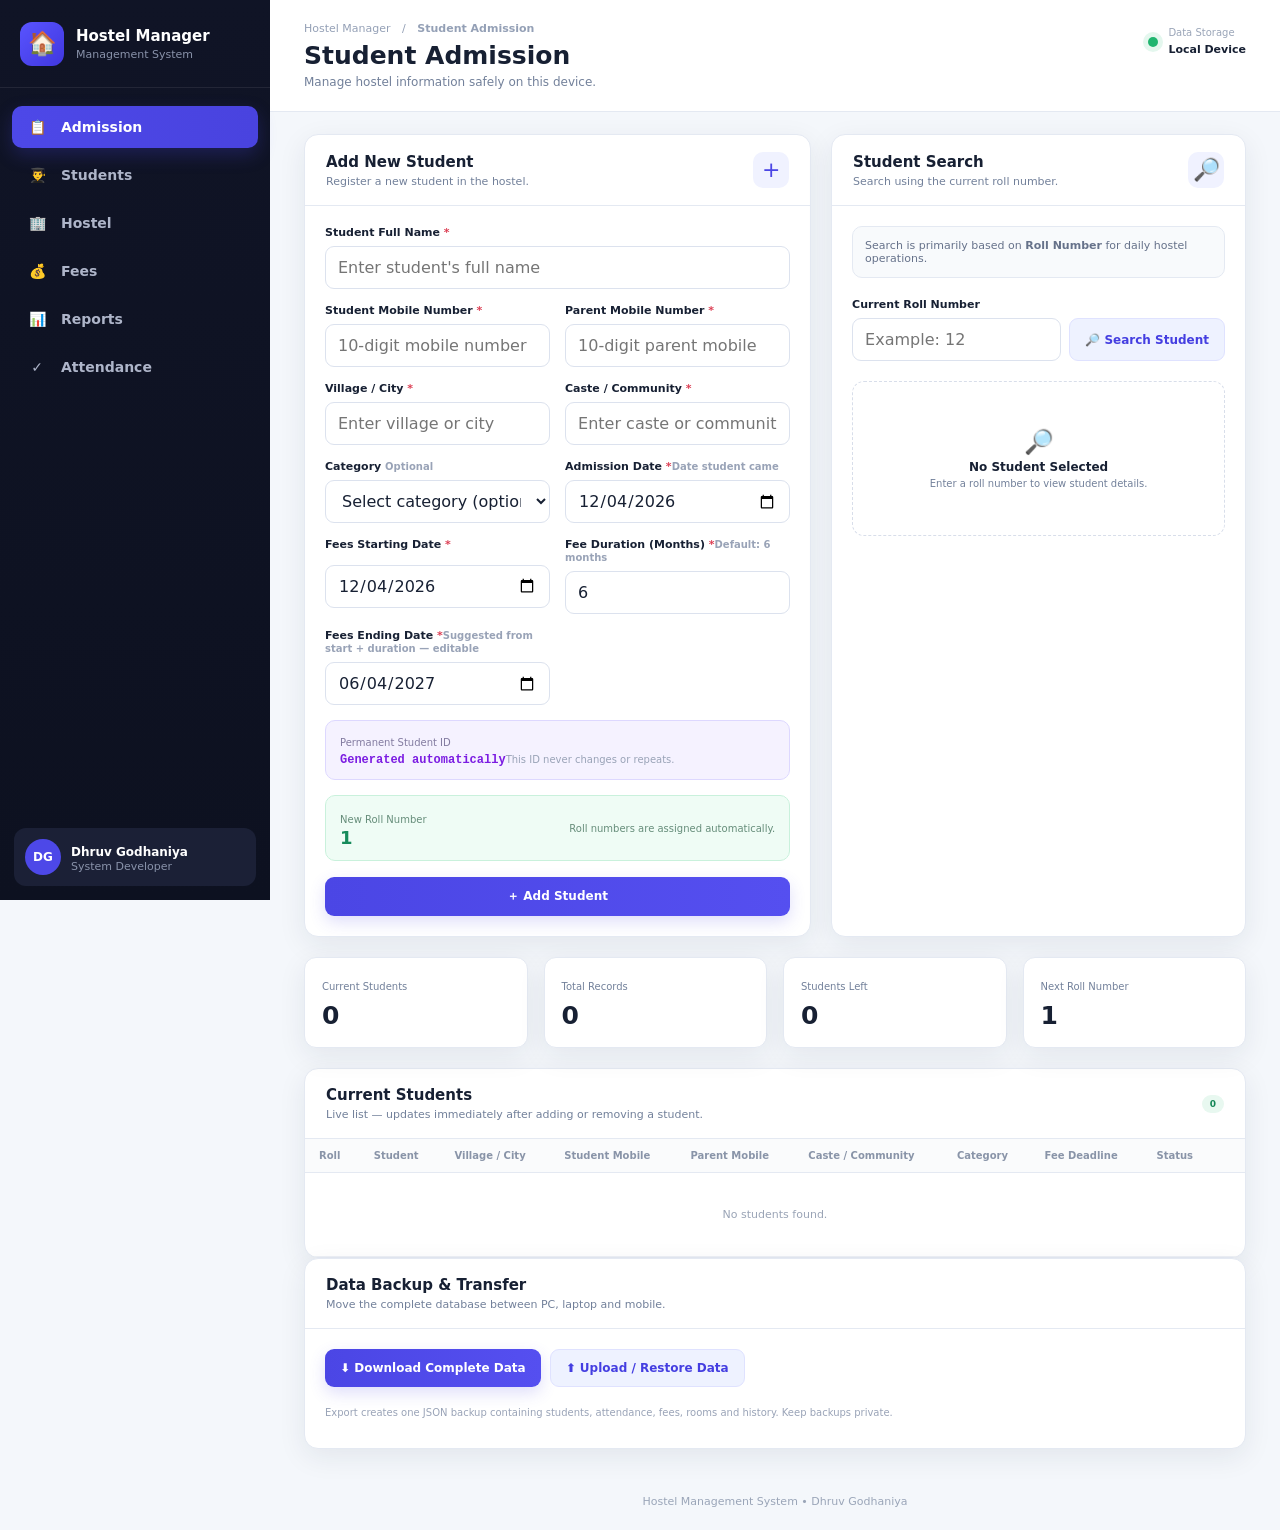
<file: index.html>
<!DOCTYPE html>
<html lang="en">
<head>
<meta charset="UTF-8">
<meta name="viewport" content="width=device-width, initial-scale=1.0">
<meta name="author" content="Dhruv Godhaniya">
<title>Student Admission | Hostel Manager</title>
<link rel="stylesheet" href="css/style.css">
<link rel="stylesheet" href="css/components.css">
<link rel="stylesheet" href="css/responsive.css">
<script>
/* Desktop-only lock: intentionally prevents the main HMS from being used on mobile. */
(function(){
  var mobile=/Android|webOS|iPhone|iPad|iPod|BlackBerry|IEMobile|Opera Mini|Mobile/i.test(navigator.userAgent)||window.innerWidth<600;
  if(!mobile)return;
  document.documentElement.innerHTML='<!doctype html><html><head><meta name="viewport" content="width=device-width,initial-scale=1"><title>Desktop Only</title><style>body{margin:0;background:#111827;color:#fff;font-family:system-ui,sans-serif;display:flex;min-height:100vh;align-items:center;justify-content:center;text-align:center;padding:24px;box-sizing:border-box}.box{max-width:420px;background:#1f2937;border:1px solid #374151;border-radius:18px;padding:28px;box-shadow:0 15px 40px #0005}h1{font-size:22px;margin:0 0 10px}p{color:#d1d5db;line-height:1.6;margin:8px 0}.icon{font-size:42px}</style></head><body><div class="box"><div class="icon">🖥️</div><h1>Desktop Only</h1><p>This main Hostel Management System is intentionally locked on mobile devices.</p><p>Please open the main system on a desktop or laptop.</p><p>Your data is not changed or deleted.</p></div></body></html>';
  throw new Error('HMS desktop-only lock');
})();
</script>
</head>
<body>
<div class="app-shell">
<aside class="sidebar" id="sidebar">
  <div class="brand">
    <div class="brand-logo">🏠</div>
    <div><h2>Hostel Manager</h2><small>Management System</small></div>
  </div>
  <nav class="navigation">
    <a class="nav-item active" href="index.html"><span>📋</span>Admission</a>
    <a class="nav-item " href="pages/students.html"><span>👨‍🎓</span>Students</a>
    <a class="nav-item " href="pages/hostel.html"><span>🏢</span>Hostel</a>
    <a class="nav-item " href="pages/fees.html"><span>💰</span>Fees</a>
    <a class="nav-item " href="pages/reports.html"><span>📊</span>Reports</a>
    <a class="nav-item " href="pages/attendance.html"><span>✓</span>Attendance</a>
    </nav>
  <div class="sidebar-footer">
    <div class="avatar">DG</div>
    <div><strong>Dhruv Godhaniya</strong><small>System Developer</small></div>
  </div>
</aside>
<main class="main-content">
  <header class="topbar">
    <button class="mobile-menu" id="mobileMenu" type="button">☰</button>
    <div>
      <div class="breadcrumb">Hostel Manager <span>/</span> <strong>Student Admission</strong></div>
      <h1>Student Admission</h1>
      <p class="subtitle">Manage hostel information safely on this device.</p>
    </div>
    <div class="top-status"><span class="status-dot"></span><div><small>Data Storage</small><strong>Local Device</strong></div></div>
  </header>
  <section class="page-content">
    
<div class="grid-2">
  <div class="card">
    <div class="card-head"><div><h2>Add New Student</h2><p>Register a new student in the hostel.</p></div><div class="plus">+</div></div>
    <div class="card-body">
      <form id="admissionForm" autocomplete="off">
        <div class="form-grid">
          <div class="field full"><label>Student Full Name <em>*</em></label><input name="name" required placeholder="Enter student's full name"></div>
          <div class="field"><label>Student Mobile Number <em>*</em></label><input name="mobile" type="tel" inputmode="numeric" maxlength="10" required placeholder="10-digit mobile number"></div>
          <div class="field"><label>Parent Mobile Number <em>*</em></label><input name="parentMobile" type="tel" inputmode="numeric" maxlength="10" required placeholder="10-digit parent mobile"></div>
          <div class="field"><label>Village / City <em>*</em></label><input name="village" required placeholder="Enter village or city"></div>
          <div class="field"><label>Caste / Community <em>*</em></label>
            <input name="caste" id="casteInput" required maxlength="100" placeholder="Enter caste or community manually">
          </div>
          <div class="field"><label>Category <span class="hint">Optional</span></label>
            <select name="category" id="categorySelect">
              <option value="">Select category (optional)</option>
              <option value="SC">SC</option><option value="ST">ST</option><option value="OBC">OBC</option>
              <option value="SEBC">SEBC</option><option value="EWS">EWS</option><option value="General">General</option>
              <option value="NT/DNT">NT/DNT</option><option value="Other">Other</option>
            </select>
          </div>

          <div class="field"><label>Admission Date <em>*</em><span class="hint">Date student came</span></label><input name="admissionDate" id="admissionDate" type="date" required></div>
          <div class="field"><label>Fees Starting Date <em>*</em></label><input name="feesStartDate" id="feesStartDate" type="date" required></div>
          <div class="field"><label>Fee Duration (Months) <em>*</em><span class="hint">Default: 6 months</span></label><input name="feeDurationMonths" id="feeDurationMonths" type="number" min="1" max="60" step="1" value="6" required></div>
          <div class="field"><label>Fees Ending Date <em>*</em><span class="hint">Suggested from start + duration — editable</span></label><input name="feesEndDate" id="feesEndDate" type="date" required></div>
        </div>
        <div class="id-box"><small>Permanent Student ID</small><strong id="newPermanentId">Generated automatically</strong><span class="hint">This ID never changes or repeats.</span></div>
        <div class="auto-box"><div><span>New Roll Number</span><strong id="nextRollPreview">1</strong></div><span>Roll numbers are assigned automatically.</span></div>
        <div class="form-actions"><button class="primary-button" type="submit" style="width:100%">＋ Add Student</button></div>
      </form>
    </div>
  </div>

  <div class="card">
    <div class="card-head"><div><h2>Student Search</h2><p>Search using the current roll number.</p></div><div class="plus">🔎</div></div>
    <div class="card-body">
      <div class="info-box">Search is primarily based on <strong>Roll Number</strong> for daily hostel operations.</div>
      <form id="studentSearchForm" class="page-gap">
        <div class="field"><label>Current Roll Number</label><div style="display:flex;gap:8px"><input id="searchRollNumber" inputmode="numeric" placeholder="Example: 12" style="flex:1"><button class="secondary-button" type="submit">🔎 Search Student</button></div></div>
      </form>
      <div id="searchResult" class="search-empty page-gap"><span>🔎</span><strong>No Student Selected</strong><small>Enter a roll number to view student details.</small></div>
    </div>
  </div>
</div>

<div class="grid-4 page-gap">
  <div class="stat-card"><small>Current Students</small><strong id="statActive">0</strong></div>
  <div class="stat-card"><small>Total Records</small><strong id="statTotal">0</strong></div>
  <div class="stat-card"><small>Students Left</small><strong id="statLeft">0</strong></div>
  <div class="stat-card"><small>Next Roll Number</small><strong id="nextRollPreview">1</strong></div>
</div>

<div class="card page-gap">
  <div class="card-head"><div><h2>Current Students</h2><p>Live list — updates immediately after adding or removing a student.</p></div><span class="badge green" id="currentStudentCount">0</span></div>
  <div class="table-wrap"><table class="data-table"><thead><tr><th>Roll</th><th>Student</th><th>Village / City</th><th>Student Mobile</th><th>Parent Mobile</th><th>Caste / Community</th><th>Category</th><th>Fee Deadline</th><th>Status</th><th></th></tr></thead><tbody id="studentsTableBody"></tbody></table></div>
</div>

<div class="card page-gap">
  <div class="card-head"><div><h2>Data Backup & Transfer</h2><p>Move the complete database between PC, laptop and mobile.</p></div></div>
  <div class="card-body">
    <div class="data-tools">
      <button class="primary-button" id="exportDataBtn" type="button">⬇ Download Complete Data</button>
      <button class="secondary-button" id="importDataBtn" type="button">⬆ Upload / Restore Data</button>
      <input id="importFileInput" type="file" accept=".json,application/json" hidden>
    </div>
    <p class="hint page-gap">Export creates one JSON backup containing students, attendance, fees, rooms and history. Keep backups private.</p>
  </div>
</div>

  </section>
  <footer class="footer">Hostel Management System • Dhruv Godhaniya</footer>
</main>
</div>
<div id="toastContainer" class="toast-container"></div>
<script src="js/storage.js"></script>
<script src="js/app.js"></script>
<script src="js/students.js"></script>
<script>
(function(){
  try {
    const params=new URLSearchParams(location.search), id=params.get('rankApplicant');
    if(!id)return;
    const db=JSON.parse(localStorage.getItem('hms_rank_selection_v1')||'null');
    const a=db&&Array.isArray(db.applicants)?db.applicants.find(x=>x.id===id&&x.status==='approved'):null;
    if(!a)return;
    window.addEventListener('DOMContentLoaded',()=>{
      const form=document.getElementById('admissionForm'); if(!form)return;
      if(form.elements.name)form.elements.name.value=a.name||'';
      if(form.elements.mobile)form.elements.mobile.value=a.mobile||'';
      const note=document.createElement('div');note.className='info-box page-gap';note.innerHTML='<strong>Rank-selection applicant:</strong> '+String(a.name||'').replace(/[&<>"']/g,c=>({'&':'&amp;','<':'&lt;','>':'&gt;','"':'&quot;',"'":'&#39;'}[c]))+' (ACPC rank '+Number(a.rank).toLocaleString('en-IN')+'). Complete this existing admission form normally. The student will not be admitted until you submit it.';form.prepend(note);
      const back=document.createElement('p');back.className='hint page-gap';back.innerHTML='<a href="pages/selection.html">← Return to Rank Selection</a>';form.appendChild(back);
    });
  } catch(e) { console.warn('Could not load rank applicant prefill.',e); }
})();
</script>
</body>
</html>
</file>
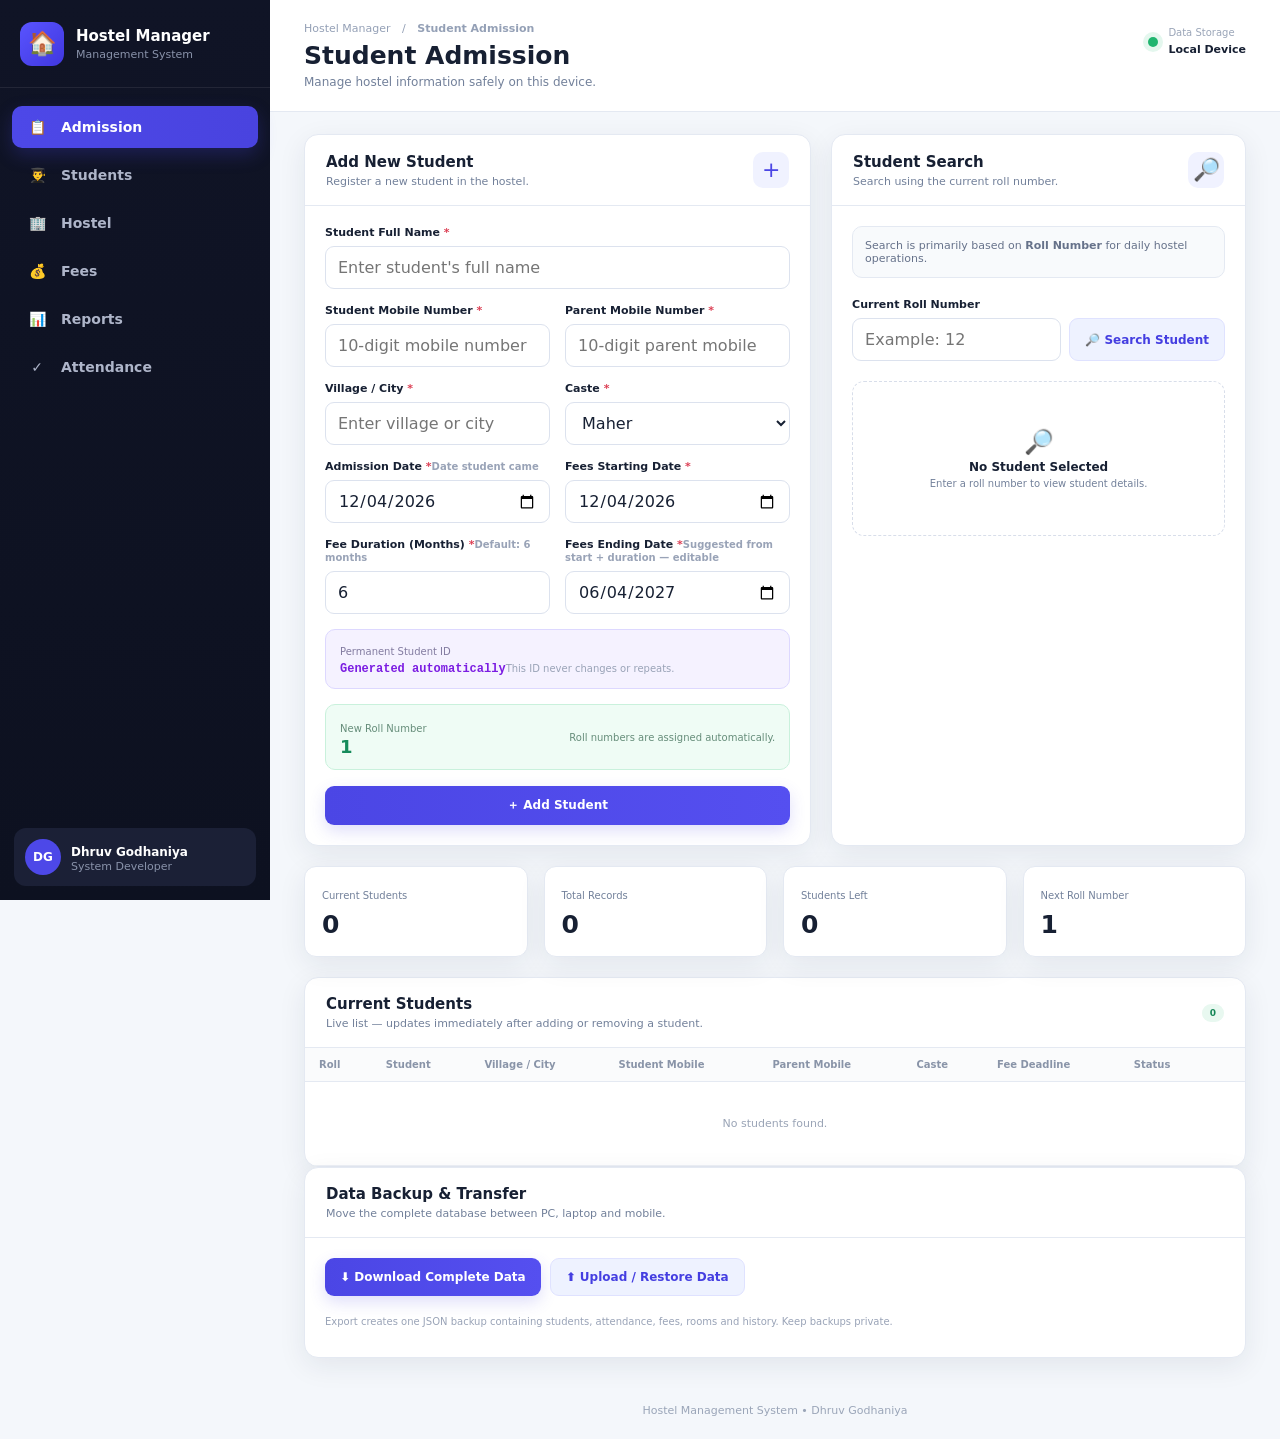
<file: v1(rank implimentation)/Hostel-Management-System/index.html>
<!DOCTYPE html>
<html lang="en">
<head>
<meta charset="UTF-8">
<meta name="viewport" content="width=device-width, initial-scale=1.0">
<meta name="author" content="Dhruv Godhaniya">
<title>Student Admission | Hostel Manager</title>
<link rel="stylesheet" href="css/style.css">
<link rel="stylesheet" href="css/components.css">
<link rel="stylesheet" href="css/responsive.css">
<script>
/* Desktop-only lock: intentionally prevents the main HMS from being used on mobile. */
(function(){
  var mobile=/Android|webOS|iPhone|iPad|iPod|BlackBerry|IEMobile|Opera Mini|Mobile/i.test(navigator.userAgent)||window.innerWidth<600;
  if(!mobile)return;
  document.documentElement.innerHTML='<!doctype html><html><head><meta name="viewport" content="width=device-width,initial-scale=1"><title>Desktop Only</title><style>body{margin:0;background:#111827;color:#fff;font-family:system-ui,sans-serif;display:flex;min-height:100vh;align-items:center;justify-content:center;text-align:center;padding:24px;box-sizing:border-box}.box{max-width:420px;background:#1f2937;border:1px solid #374151;border-radius:18px;padding:28px;box-shadow:0 15px 40px #0005}h1{font-size:22px;margin:0 0 10px}p{color:#d1d5db;line-height:1.6;margin:8px 0}.icon{font-size:42px}</style></head><body><div class="box"><div class="icon">🖥️</div><h1>Desktop Only</h1><p>This main Hostel Management System is intentionally locked on mobile devices.</p><p>Please open the main system on a desktop or laptop.</p><p>Your data is not changed or deleted.</p></div></body></html>';
  throw new Error('HMS desktop-only lock');
})();
</script>
</head>
<body>
<div class="app-shell">
<aside class="sidebar" id="sidebar">
  <div class="brand">
    <div class="brand-logo">🏠</div>
    <div><h2>Hostel Manager</h2><small>Management System</small></div>
  </div>
  <nav class="navigation">
    <a class="nav-item active" href="index.html"><span>📋</span>Admission</a>
    <a class="nav-item " href="pages/students.html"><span>👨‍🎓</span>Students</a>
    <a class="nav-item " href="pages/hostel.html"><span>🏢</span>Hostel</a>
    <a class="nav-item " href="pages/fees.html"><span>💰</span>Fees</a>
    <a class="nav-item " href="pages/reports.html"><span>📊</span>Reports</a>
    <a class="nav-item " href="pages/attendance.html"><span>✓</span>Attendance</a>
    </nav>
  <div class="sidebar-footer">
    <div class="avatar">DG</div>
    <div><strong>Dhruv Godhaniya</strong><small>System Developer</small></div>
  </div>
</aside>
<main class="main-content">
  <header class="topbar">
    <button class="mobile-menu" id="mobileMenu" type="button">☰</button>
    <div>
      <div class="breadcrumb">Hostel Manager <span>/</span> <strong>Student Admission</strong></div>
      <h1>Student Admission</h1>
      <p class="subtitle">Manage hostel information safely on this device.</p>
    </div>
    <div class="top-status"><span class="status-dot"></span><div><small>Data Storage</small><strong>Local Device</strong></div></div>
  </header>
  <section class="page-content">
    
<div class="grid-2">
  <div class="card">
    <div class="card-head"><div><h2>Add New Student</h2><p>Register a new student in the hostel.</p></div><div class="plus">+</div></div>
    <div class="card-body">
      <form id="admissionForm" autocomplete="off">
        <div class="form-grid">
          <div class="field full"><label>Student Full Name <em>*</em></label><input name="name" required placeholder="Enter student's full name"></div>
          <div class="field"><label>Student Mobile Number <em>*</em></label><input name="mobile" type="tel" inputmode="numeric" maxlength="10" required placeholder="10-digit mobile number"></div>
          <div class="field"><label>Parent Mobile Number <em>*</em></label><input name="parentMobile" type="tel" inputmode="numeric" maxlength="10" required placeholder="10-digit parent mobile"></div>
          <div class="field"><label>Village / City <em>*</em></label><input name="village" required placeholder="Enter village or city"></div>
          <div class="field"><label>Caste <em>*</em></label>
            <select name="caste" id="casteSelect" required>
              <option value="Maher" selected>Maher</option>
              <option value="__custom__">Other / Custom</option>
            </select>
          </div>
          <div class="field full" id="customCasteField" style="display:none"><label>Custom Caste <em>*</em></label><input name="customCaste" id="customCaste" placeholder="Enter custom caste"></div>

          <div class="field"><label>Admission Date <em>*</em><span class="hint">Date student came</span></label><input name="admissionDate" id="admissionDate" type="date" required></div>
          <div class="field"><label>Fees Starting Date <em>*</em></label><input name="feesStartDate" id="feesStartDate" type="date" required></div>
          <div class="field"><label>Fee Duration (Months) <em>*</em><span class="hint">Default: 6 months</span></label><input name="feeDurationMonths" id="feeDurationMonths" type="number" min="1" max="60" step="1" value="6" required></div>
          <div class="field"><label>Fees Ending Date <em>*</em><span class="hint">Suggested from start + duration — editable</span></label><input name="feesEndDate" id="feesEndDate" type="date" required></div>
        </div>
        <div class="id-box"><small>Permanent Student ID</small><strong id="newPermanentId">Generated automatically</strong><span class="hint">This ID never changes or repeats.</span></div>
        <div class="auto-box"><div><span>New Roll Number</span><strong id="nextRollPreview">1</strong></div><span>Roll numbers are assigned automatically.</span></div>
        <div class="form-actions"><button class="primary-button" type="submit" style="width:100%">＋ Add Student</button></div>
      </form>
    </div>
  </div>

  <div class="card">
    <div class="card-head"><div><h2>Student Search</h2><p>Search using the current roll number.</p></div><div class="plus">🔎</div></div>
    <div class="card-body">
      <div class="info-box">Search is primarily based on <strong>Roll Number</strong> for daily hostel operations.</div>
      <form id="studentSearchForm" class="page-gap">
        <div class="field"><label>Current Roll Number</label><div style="display:flex;gap:8px"><input id="searchRollNumber" inputmode="numeric" placeholder="Example: 12" style="flex:1"><button class="secondary-button" type="submit">🔎 Search Student</button></div></div>
      </form>
      <div id="searchResult" class="search-empty page-gap"><span>🔎</span><strong>No Student Selected</strong><small>Enter a roll number to view student details.</small></div>
    </div>
  </div>
</div>

<div class="grid-4 page-gap">
  <div class="stat-card"><small>Current Students</small><strong id="statActive">0</strong></div>
  <div class="stat-card"><small>Total Records</small><strong id="statTotal">0</strong></div>
  <div class="stat-card"><small>Students Left</small><strong id="statLeft">0</strong></div>
  <div class="stat-card"><small>Next Roll Number</small><strong id="nextRollPreview">1</strong></div>
</div>

<div class="card page-gap">
  <div class="card-head"><div><h2>Current Students</h2><p>Live list — updates immediately after adding or removing a student.</p></div><span class="badge green" id="currentStudentCount">0</span></div>
  <div class="table-wrap"><table class="data-table"><thead><tr><th>Roll</th><th>Student</th><th>Village / City</th><th>Student Mobile</th><th>Parent Mobile</th><th>Caste</th><th>Fee Deadline</th><th>Status</th><th></th></tr></thead><tbody id="studentsTableBody"></tbody></table></div>
</div>

<div class="card page-gap">
  <div class="card-head"><div><h2>Data Backup & Transfer</h2><p>Move the complete database between PC, laptop and mobile.</p></div></div>
  <div class="card-body">
    <div class="data-tools">
      <button class="primary-button" id="exportDataBtn" type="button">⬇ Download Complete Data</button>
      <button class="secondary-button" id="importDataBtn" type="button">⬆ Upload / Restore Data</button>
      <input id="importFileInput" type="file" accept=".json,application/json" hidden>
    </div>
    <p class="hint page-gap">Export creates one JSON backup containing students, attendance, fees, rooms and history. Keep backups private.</p>
  </div>
</div>

  </section>
  <footer class="footer">Hostel Management System • Dhruv Godhaniya</footer>
</main>
</div>
<div id="toastContainer" class="toast-container"></div>
<script src="js/storage.js"></script>
<script src="js/app.js"></script>
<script src="js/students.js"></script>
<script>
(function(){
  try {
    const params=new URLSearchParams(location.search), id=params.get('rankApplicant');
    if(!id)return;
    const db=JSON.parse(localStorage.getItem('hms_rank_selection_v1')||'null');
    const a=db&&Array.isArray(db.applicants)?db.applicants.find(x=>x.id===id&&x.status==='approved'):null;
    if(!a)return;
    window.addEventListener('DOMContentLoaded',()=>{
      const form=document.getElementById('admissionForm'); if(!form)return;
      if(form.elements.name)form.elements.name.value=a.name||'';
      if(form.elements.mobile)form.elements.mobile.value=a.mobile||'';
      const note=document.createElement('div');note.className='info-box page-gap';note.innerHTML='<strong>Rank-selection applicant:</strong> '+String(a.name||'').replace(/[&<>"']/g,c=>({'&':'&amp;','<':'&lt;','>':'&gt;','"':'&quot;',"'":'&#39;'}[c]))+' (ACPC rank '+Number(a.rank).toLocaleString('en-IN')+'). Complete this existing admission form normally. The student will not be admitted until you submit it.';form.prepend(note);
      const back=document.createElement('p');back.className='hint page-gap';back.innerHTML='<a href="pages/selection.html">← Return to Rank Selection</a>';form.appendChild(back);
    });
  } catch(e) { console.warn('Could not load rank applicant prefill.',e); }
})();
</script>
</body>
</html>
</file>
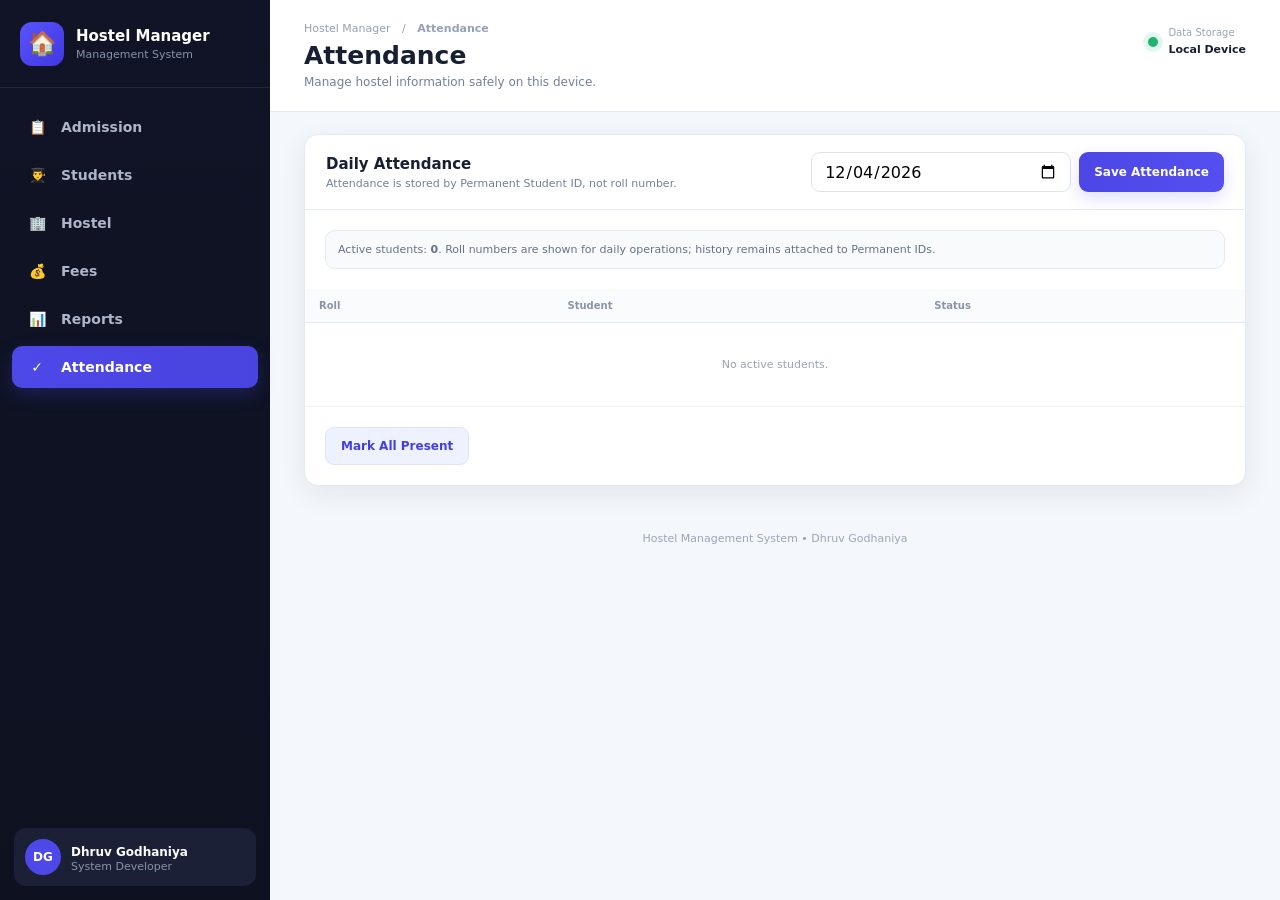
<file: pages/attendance.html>
<!DOCTYPE html>
<html lang="en">
<head>
<meta charset="UTF-8">
<meta name="viewport" content="width=device-width, initial-scale=1.0">
<meta name="author" content="Dhruv Godhaniya">
<title>Attendance | Hostel Manager</title>
<link rel="stylesheet" href="../css/style.css">
<link rel="stylesheet" href="../css/components.css">
<link rel="stylesheet" href="../css/responsive.css">
<script>
/* Desktop-only lock: intentionally prevents the main HMS from being used on mobile. */
(function(){
  var mobile=/Android|webOS|iPhone|iPad|iPod|BlackBerry|IEMobile|Opera Mini|Mobile/i.test(navigator.userAgent)||window.innerWidth<600;
  if(!mobile)return;
  document.documentElement.innerHTML='<!doctype html><html><head><meta name="viewport" content="width=device-width,initial-scale=1"><title>Desktop Only</title><style>body{margin:0;background:#111827;color:#fff;font-family:system-ui,sans-serif;display:flex;min-height:100vh;align-items:center;justify-content:center;text-align:center;padding:24px;box-sizing:border-box}.box{max-width:420px;background:#1f2937;border:1px solid #374151;border-radius:18px;padding:28px;box-shadow:0 15px 40px #0005}h1{font-size:22px;margin:0 0 10px}p{color:#d1d5db;line-height:1.6;margin:8px 0}.icon{font-size:42px}</style></head><body><div class="box"><div class="icon">🖥️</div><h1>Desktop Only</h1><p>This main Hostel Management System is intentionally locked on mobile devices.</p><p>Please open the main system on a desktop or laptop.</p><p>Your data is not changed or deleted.</p></div></body></html>';
  throw new Error('HMS desktop-only lock');
})();
</script>
</head>
<body>
<div class="app-shell">
<aside class="sidebar" id="sidebar">
  <div class="brand">
    <div class="brand-logo">🏠</div>
    <div><h2>Hostel Manager</h2><small>Management System</small></div>
  </div>
  <nav class="navigation">
    <a class="nav-item " href="../index.html"><span>📋</span>Admission</a>
    <a class="nav-item " href="../pages/students.html"><span>👨‍🎓</span>Students</a>
    <a class="nav-item " href="../pages/hostel.html"><span>🏢</span>Hostel</a>
    <a class="nav-item " href="../pages/fees.html"><span>💰</span>Fees</a>
    <a class="nav-item " href="../pages/reports.html"><span>📊</span>Reports</a>
    <a class="nav-item active" href="../pages/attendance.html"><span>✓</span>Attendance</a>
    </nav>
  <div class="sidebar-footer">
    <div class="avatar">DG</div>
    <div><strong>Dhruv Godhaniya</strong><small>System Developer</small></div>
  </div>
</aside>
<main class="main-content">
  <header class="topbar">
    <button class="mobile-menu" id="mobileMenu" type="button">☰</button>
    <div>
      <div class="breadcrumb">Hostel Manager <span>/</span> <strong>Attendance</strong></div>
      <h1>Attendance</h1>
      <p class="subtitle">Manage hostel information safely on this device.</p>
    </div>
    <div class="top-status"><span class="status-dot"></span><div><small>Data Storage</small><strong>Local Device</strong></div></div>
  </header>
  <section class="page-content">
    
<div class="card">
  <div class="card-head"><div><h2>Daily Attendance</h2><p>Attendance is stored by Permanent Student ID, not roll number.</p></div><div class="toolbar-actions"><input id="attendanceDate" class="search-input date-input" type="date"><button id="saveAttendanceBtn" class="primary-button">Save Attendance</button></div></div>
  <div class="card-body"><div class="info-box">Active students: <strong id="attendanceCount">0</strong>. Roll numbers are shown for daily operations; history remains attached to Permanent IDs.</div></div>
  <div class="table-wrap"><table class="data-table"><thead><tr><th>Roll</th><th>Student</th><th>Status</th></tr></thead><tbody id="attendanceBody"></tbody></table></div>
  <div class="card-body"><button id="markAllPresent" class="secondary-button" type="button">Mark All Present</button></div>
</div>

  </section>
  <footer class="footer">Hostel Management System • Dhruv Godhaniya</footer>
</main>
</div>
<div id="toastContainer" class="toast-container"></div>
<script src="../js/storage.js"></script>
<script src="../js/app.js"></script>
<script src="../js/attendance.js"></script>
</body>
</html>
</file>
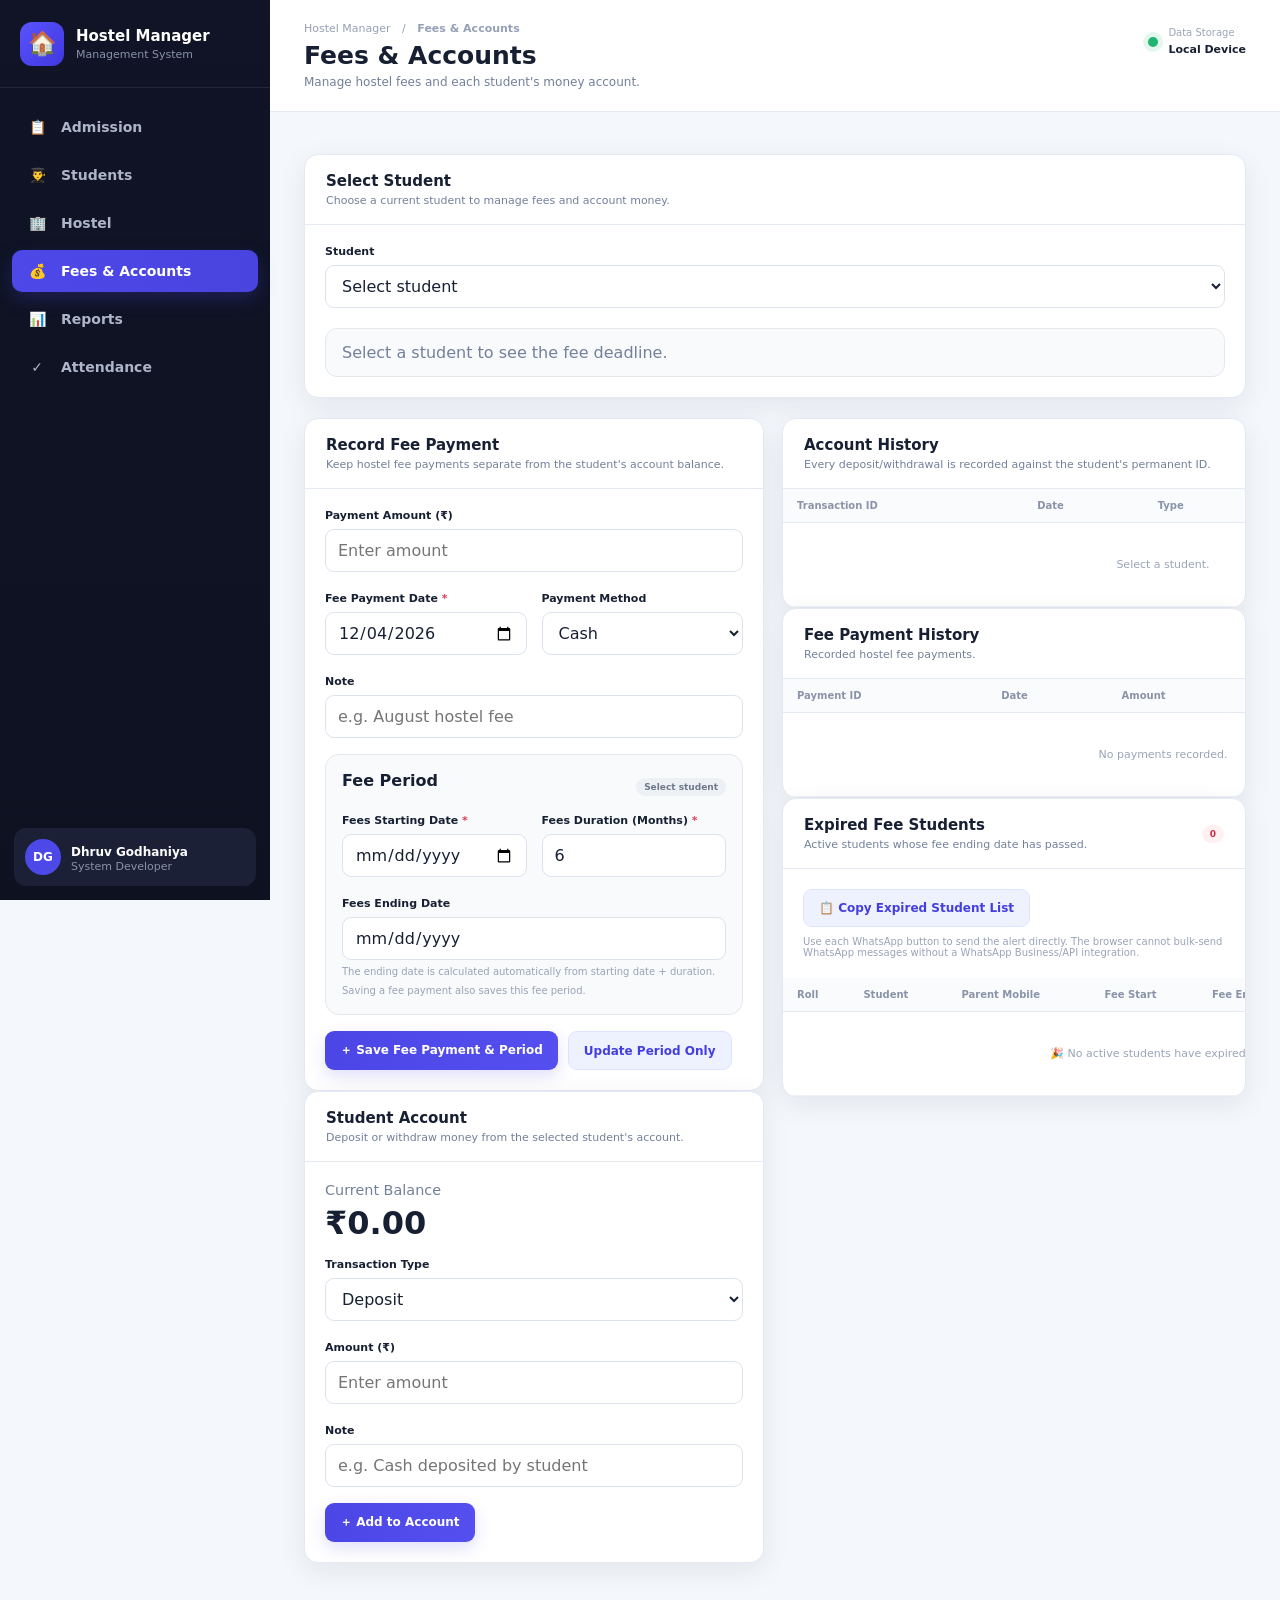
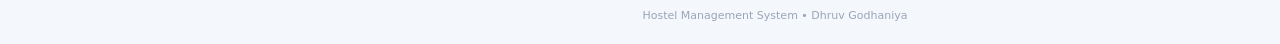
<file: pages/fees.html>
<!DOCTYPE html>
<html lang="en">
<head>
<meta charset="UTF-8">
<meta name="viewport" content="width=device-width, initial-scale=1.0">
<meta name="author" content="Dhruv Godhaniya">
<title>Fees & Accounts | Hostel Manager</title>
<link rel="stylesheet" href="../css/style.css">
<link rel="stylesheet" href="../css/components.css">
<link rel="stylesheet" href="../css/responsive.css">
<style>
.account-balance{font-size:2rem;font-weight:800;margin:.35rem 0 1rem}.account-balance-label{color:var(--muted,#6b7280);font-size:.9rem}.account-grid{display:grid;grid-template-columns:minmax(360px,460px) minmax(0,1fr);gap:18px;align-items:start}.account-grid>div{min-width:0}.table-wrap{overflow-x:auto}.fee-period-box{margin-top:16px;padding:16px;border:1px solid var(--border,#e5e7eb);border-radius:14px;background:var(--surface-soft,#f8fafc)}.fee-period-box h3{margin:0 0 12px;font-size:1rem}.fee-period-status{display:flex;justify-content:space-between;align-items:center;gap:12px;margin-bottom:12px}.status-badge{display:inline-flex;padding:4px 8px;border-radius:999px;font-size:.78rem;text-transform:capitalize}.status-present{background:#dcfce7;color:#166534}.expired-action{white-space:nowrap}.expired-row{background:rgba(239,68,68,.035)}.expired-fee-card .table-wrap{max-width:100%}.expired-fee-card .data-table{min-width:760px}@media(max-width:1050px){.account-grid{grid-template-columns:1fr}}
</style>
<script>
/* Desktop-only lock: intentionally prevents the main HMS from being used on mobile. */
(function(){
  var mobile=/Android|webOS|iPhone|iPad|iPod|BlackBerry|IEMobile|Opera Mini|Mobile/i.test(navigator.userAgent)||window.innerWidth<600;
  if(!mobile)return;
  document.documentElement.innerHTML='<!doctype html><html><head><meta name="viewport" content="width=device-width,initial-scale=1"><title>Desktop Only</title><style>body{margin:0;background:#111827;color:#fff;font-family:system-ui,sans-serif;display:flex;min-height:100vh;align-items:center;justify-content:center;text-align:center;padding:24px;box-sizing:border-box}.box{max-width:420px;background:#1f2937;border:1px solid #374151;border-radius:18px;padding:28px;box-shadow:0 15px 40px #0005}h1{font-size:22px;margin:0 0 10px}p{color:#d1d5db;line-height:1.6;margin:8px 0}.icon{font-size:42px}</style></head><body><div class="box"><div class="icon">🖥️</div><h1>Desktop Only</h1><p>This main Hostel Management System is intentionally locked on mobile devices.</p><p>Please open the main system on a desktop or laptop.</p><p>Your data is not changed or deleted.</p></div></body></html>';
  throw new Error('HMS desktop-only lock');
})();
</script>
</head>
<body>
<div class="app-shell">
<aside class="sidebar" id="sidebar">
  <div class="brand"><div class="brand-logo">🏠</div><div><h2>Hostel Manager</h2><small>Management System</small></div></div>
  <nav class="navigation">
    <a class="nav-item" href="../index.html"><span>📋</span>Admission</a>
    <a class="nav-item" href="../pages/students.html"><span>👨‍🎓</span>Students</a>
    <a class="nav-item" href="../pages/hostel.html"><span>🏢</span>Hostel</a>
    <a class="nav-item active" href="../pages/fees.html"><span>💰</span>Fees & Accounts</a>
    <a class="nav-item" href="../pages/reports.html"><span>📊</span>Reports</a>
    <a class="nav-item" href="../pages/attendance.html"><span>✓</span>Attendance</a>
  </nav>
  <div class="sidebar-footer"><div class="avatar">DG</div><div><strong>Dhruv Godhaniya</strong><small>System Developer</small></div></div>
</aside>
<main class="main-content">
  <header class="topbar">
    <button class="mobile-menu" id="mobileMenu" type="button">☰</button>
    <div><div class="breadcrumb">Hostel Manager <span>/</span> <strong>Fees & Accounts</strong></div><h1>Fees & Accounts</h1><p class="subtitle">Manage hostel fees and each student's money account.</p></div>
    <div class="top-status"><span class="status-dot"></span><div><small>Data Storage</small><strong>Local Device</strong></div></div>
  </header>
  <section class="page-content">
    <div class="card page-gap">
  <div class="card-head"><div><h2>Select Student</h2><p>Choose a current student to manage fees and account money.</p></div></div>
  <div class="card-body">
    <div class="field"><label>Student</label><select id="feeStudent" required></select></div>
    <div id="selectedFeeDeadline" class="fee-deadline-box page-gap"><span class="deadline-empty">Select a student to see the fee deadline.</span></div>
  </div>
</div>

    <div class="account-grid">
      <div>
        <div class="card page-gap"><div class="card-head"><div><h2>Record Fee Payment</h2><p>Keep hostel fee payments separate from the student's account balance.</p></div></div><div class="card-body">
          <form id="feeForm">
            <div class="field"><label>Payment Amount (₹)</label><input id="feeAmount" type="number" min="1" step="0.01" required placeholder="Enter amount"></div>
            <div class="form-grid page-gap">
              <div class="field"><label>Fee Payment Date <em>*</em></label><input id="feeDate" type="date" required></div>
              <div class="field"><label>Payment Method</label><select id="feeMethod"><option value="Cash">Cash</option><option value="UPI">UPI</option><option value="Bank Transfer">Bank Transfer</option><option value="Other">Other</option></select></div>
            </div>
            <div class="field page-gap"><label>Note</label><input id="feeNote" placeholder="e.g. August hostel fee"></div>
            <div class="fee-period-box">
              <div class="fee-period-status"><h3>Fee Period</h3><span id="feePeriodStatus" class="badge gray">Select student</span></div>
              <div class="form-grid">
                <div class="field"><label>Fees Starting Date <em>*</em></label><input id="feeStartDate" type="date" required></div>
                <div class="field"><label>Fees Duration (Months) <em>*</em></label><input id="feeDurationMonths" type="number" min="1" max="60" step="1" required></div>
              </div>
              <div class="field page-gap"><label>Fees Ending Date</label><input id="feeEndDate" type="date" readonly></div>
              <small class="hint">The ending date is calculated automatically from starting date + duration. Saving a fee payment also saves this fee period.</small>
            </div>
            <div class="form-actions">
              <button class="primary-button" type="submit">＋ Save Fee Payment & Period</button>
              <button class="secondary-button" id="updateFeePeriodBtn" type="button">Update Period Only</button>
            </div>
          </form>
        </div></div>

        <div class="card"><div class="card-head"><div><h2>Student Account</h2><p>Deposit or withdraw money from the selected student's account.</p></div></div><div class="card-body">
          <div class="account-balance-label">Current Balance</div><div id="accountBalance" class="account-balance">₹0.00</div>
          <form id="accountForm">
            <div class="field"><label>Transaction Type</label><select id="accountType"><option value="deposit">Deposit</option><option value="withdrawal">Withdrawal</option></select></div>
            <div class="field page-gap"><label>Amount (₹)</label><input id="accountAmount" type="number" min="1" step="0.01" required placeholder="Enter amount"></div>
            <div class="field page-gap"><label>Note</label><input id="accountNote" placeholder="e.g. Cash deposited by student"></div>
            <div class="form-actions"><button class="primary-button" type="submit">＋ Add to Account</button></div>
          </form>
        </div></div>
      </div>

      <div>
        <div class="card page-gap"><div class="card-head"><div><h2>Account History</h2><p>Every deposit/withdrawal is recorded against the student's permanent ID.</p></div></div><div class="table-wrap"><table class="data-table"><thead><tr><th>Transaction ID</th><th>Date</th><th>Type</th><th>Amount</th><th>Note</th></tr></thead><tbody id="accountHistoryBody"><tr><td colspan="5" class="empty-cell">Select a student.</td></tr></tbody></table></div></div>
        <div class="card"><div class="card-head"><div><h2>Fee Payment History</h2><p>Recorded hostel fee payments.</p></div></div><div class="table-wrap"><table class="data-table"><thead><tr><th>Payment ID</th><th>Date</th><th>Amount</th><th>Method</th><th>Note</th></tr></thead><tbody id="feeHistoryBody"><tr><td colspan="5" class="empty-cell">Select a student.</td></tr></tbody></table></div></div>
    <div class="card page-gap expired-fee-card">
      <div class="card-head">
        <div><h2>Expired Fee Students</h2><p>Active students whose fee ending date has passed.</p></div>
        <span class="badge red" id="expiredFeeCount">0</span>
      </div>
      <div class="card-body">
        <div class="data-tools">
          <button class="secondary-button" id="copyExpiredFeeStudentsBtnV19" type="button" onclick="window.HMSCopyExpiredFeeStudents && window.HMSCopyExpiredFeeStudents(event)">📋 Copy Expired Student List</button>
          <span class="hint">Use each WhatsApp button to send the alert directly. The browser cannot bulk-send WhatsApp messages without a WhatsApp Business/API integration.</span>
        </div>
      </div>
      <div class="table-wrap">
        <table class="data-table">
          <thead><tr><th>Roll</th><th>Student</th><th>Parent Mobile</th><th>Fee Start</th><th>Fee End</th><th>Status</th><th>Action</th><th>Alert</th></tr></thead>
          <tbody id="expiredFeesBody"><tr><td colspan="8" class="empty-cell">Loading...</td></tr></tbody>
        </table>
      </div>
    </div>
      </div>


    </div>
  </section>
  <footer class="footer">Hostel Management System • Dhruv Godhaniya</footer>
</main>
</div>
<div id="toastContainer" class="toast-container"></div>
<script src="../js/storage.js"></script><script src="../js/app.js"></script><script src="../js/fees.js?v=1.9.3"></script>
</body>
</html>
</file>
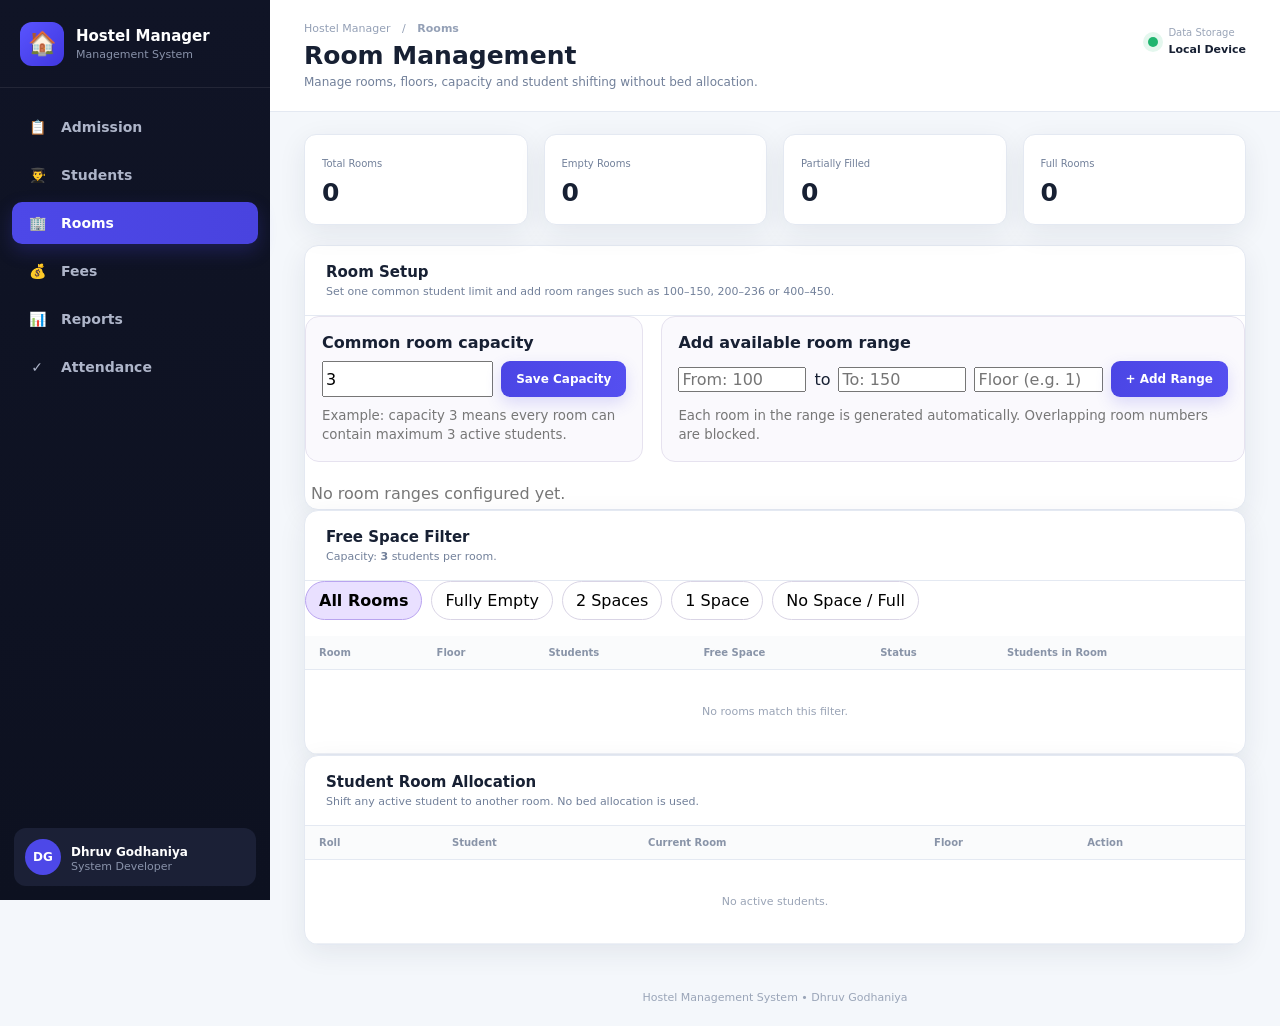
<file: pages/hostel.html>
<!DOCTYPE html>
<html lang="en">
<head>
<meta charset="UTF-8">
<meta name="viewport" content="width=device-width, initial-scale=1.0">
<meta name="author" content="Dhruv Godhaniya">
<title>Rooms | Hostel Manager</title>
<link rel="stylesheet" href="../css/style.css">
<link rel="stylesheet" href="../css/components.css">
<link rel="stylesheet" href="../css/responsive.css">
<link rel="stylesheet" href="../css/room-management.css">
<script>
/* Desktop-only lock: intentionally prevents the main HMS from being used on mobile. */
(function(){
  var mobile=/Android|webOS|iPhone|iPad|iPod|BlackBerry|IEMobile|Opera Mini|Mobile/i.test(navigator.userAgent)||window.innerWidth<600;
  if(!mobile)return;
  document.documentElement.innerHTML='<!doctype html><html><head><meta name="viewport" content="width=device-width,initial-scale=1"><title>Desktop Only</title><style>body{margin:0;background:#111827;color:#fff;font-family:system-ui,sans-serif;display:flex;min-height:100vh;align-items:center;justify-content:center;text-align:center;padding:24px;box-sizing:border-box}.box{max-width:420px;background:#1f2937;border:1px solid #374151;border-radius:18px;padding:28px;box-shadow:0 15px 40px #0005}h1{font-size:22px;margin:0 0 10px}p{color:#d1d5db;line-height:1.6;margin:8px 0}.icon{font-size:42px}</style></head><body><div class="box"><div class="icon">🖥️</div><h1>Desktop Only</h1><p>This main Hostel Management System is intentionally locked on mobile devices.</p><p>Please open the main system on a desktop or laptop.</p><p>Your data is not changed or deleted.</p></div></body></html>';
  throw new Error('HMS desktop-only lock');
})();
</script>
</head>
<body>
<div class="app-shell">
<aside class="sidebar" id="sidebar">
  <div class="brand"><div class="brand-logo">🏠</div><div><h2>Hostel Manager</h2><small>Management System</small></div></div>
  <nav class="navigation">
    <a class="nav-item" href="../index.html"><span>📋</span>Admission</a>
    <a class="nav-item" href="../pages/students.html"><span>👨‍🎓</span>Students</a>
    <a class="nav-item active" href="../pages/hostel.html"><span>🏢</span>Rooms</a>
    <a class="nav-item" href="../pages/fees.html"><span>💰</span>Fees</a>
    <a class="nav-item" href="../pages/reports.html"><span>📊</span>Reports</a>
    <a class="nav-item" href="../pages/attendance.html"><span>✓</span>Attendance</a>
  </nav>
  <div class="sidebar-footer"><div class="avatar">DG</div><div><strong>Dhruv Godhaniya</strong><small>System Developer</small></div></div>
</aside>
<main class="main-content">
  <header class="topbar">
    <button class="mobile-menu" id="mobileMenu" type="button">☰</button>
    <div><div class="breadcrumb">Hostel Manager <span>/</span> <strong>Rooms</strong></div><h1>Room Management</h1><p class="subtitle">Manage rooms, floors, capacity and student shifting without bed allocation.</p></div>
    <div class="top-status"><span class="status-dot"></span><div><small>Data Storage</small><strong>Local Device</strong></div></div>
  </header>
  <section class="page-content">
    <div class="grid-4">
      <div class="stat-card"><small>Total Rooms</small><strong id="roomTotal">0</strong></div>
      <div class="stat-card"><small>Empty Rooms</small><strong id="roomEmpty">0</strong></div>
      <div class="stat-card"><small>Partially Filled</small><strong id="roomPartial">0</strong></div>
      <div class="stat-card"><small>Full Rooms</small><strong id="roomFull">0</strong></div>
    </div>

    <div class="card page-gap">
      <div class="card-head"><div><h2>Room Setup</h2><p>Set one common student limit and add room ranges such as 100–150, 200–236 or 400–450.</p></div></div>
      <div class="room-setup-grid">
        <form id="capacityForm" class="room-form-card">
          <label>Common room capacity</label>
          <div class="inline-field"><input id="roomCapacity" type="number" min="1" step="1" required><button class="primary-button" type="submit">Save Capacity</button></div>
          <small>Example: capacity 3 means every room can contain maximum 3 active students.</small>
        </form>
        <form id="rangeForm" class="room-form-card">
          <label>Add available room range</label>
          <div class="range-fields"><input id="rangeStart" type="number" min="1" placeholder="From: 100" required><span>to</span><input id="rangeEnd" type="number" min="1" placeholder="To: 150" required><input id="rangeFloor" type="text" placeholder="Floor (e.g. 1)" required><button class="primary-button" type="submit">+ Add Range</button></div>
          <small>Each room in the range is generated automatically. Overlapping room numbers are blocked.</small>
        </form>
      </div>
      <div id="roomRangesList" class="range-list"></div>
    </div>

    <div class="card page-gap">
      <div class="card-head"><div><h2>Free Space Filter</h2><p>Capacity: <strong id="capacityLabel">3</strong> students per room.</p></div></div>
      <div class="room-filters" id="roomFilters">
        <button type="button" class="filter-chip active" data-filter="all">All Rooms</button>
        <button type="button" class="filter-chip" data-filter="empty">Fully Empty</button>
        <button type="button" class="filter-chip" data-filter="2">2 Spaces</button>
        <button type="button" class="filter-chip" data-filter="1">1 Space</button>
        <button type="button" class="filter-chip" data-filter="0">No Space / Full</button>
      </div>
      <div class="table-wrap"><table class="data-table"><thead><tr><th>Room</th><th>Floor</th><th>Students</th><th>Free Space</th><th>Status</th><th>Students in Room</th></tr></thead><tbody id="roomsBody"></tbody></table></div>
    </div>

    <div class="card page-gap">
      <div class="card-head"><div><h2>Student Room Allocation</h2><p>Shift any active student to another room. No bed allocation is used.</p></div></div>
      <div class="table-wrap"><table class="data-table"><thead><tr><th>Roll</th><th>Student</th><th>Current Room</th><th>Floor</th><th>Action</th></tr></thead><tbody id="hostelBody"></tbody></table></div>
    </div>
  </section>
  <footer class="footer">Hostel Management System • Dhruv Godhaniya</footer>
</main>
</div>
<div id="toastContainer" class="toast-container"></div>
<script src="../js/storage.js"></script>
<script src="../js/app.js"></script>
<script src="../js/hostel.js"></script>
</body>
</html>
</file>
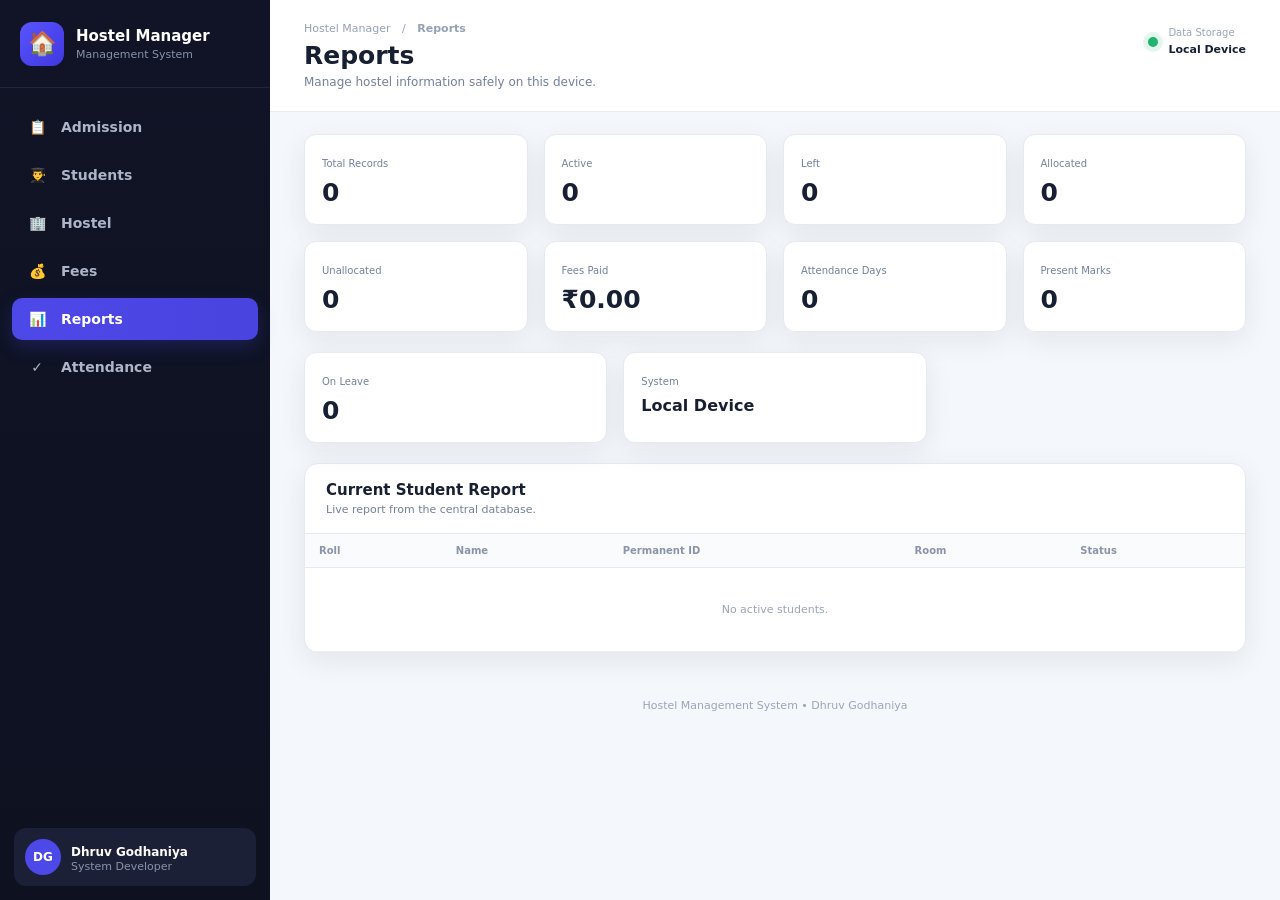
<file: pages/reports.html>
<!DOCTYPE html>
<html lang="en">
<head>
<meta charset="UTF-8">
<meta name="viewport" content="width=device-width, initial-scale=1.0">
<meta name="author" content="Dhruv Godhaniya">
<title>Reports | Hostel Manager</title>
<link rel="stylesheet" href="../css/style.css">
<link rel="stylesheet" href="../css/components.css">
<link rel="stylesheet" href="../css/responsive.css">
<script>
/* Desktop-only lock: intentionally prevents the main HMS from being used on mobile. */
(function(){
  var mobile=/Android|webOS|iPhone|iPad|iPod|BlackBerry|IEMobile|Opera Mini|Mobile/i.test(navigator.userAgent)||window.innerWidth<600;
  if(!mobile)return;
  document.documentElement.innerHTML='<!doctype html><html><head><meta name="viewport" content="width=device-width,initial-scale=1"><title>Desktop Only</title><style>body{margin:0;background:#111827;color:#fff;font-family:system-ui,sans-serif;display:flex;min-height:100vh;align-items:center;justify-content:center;text-align:center;padding:24px;box-sizing:border-box}.box{max-width:420px;background:#1f2937;border:1px solid #374151;border-radius:18px;padding:28px;box-shadow:0 15px 40px #0005}h1{font-size:22px;margin:0 0 10px}p{color:#d1d5db;line-height:1.6;margin:8px 0}.icon{font-size:42px}</style></head><body><div class="box"><div class="icon">🖥️</div><h1>Desktop Only</h1><p>This main Hostel Management System is intentionally locked on mobile devices.</p><p>Please open the main system on a desktop or laptop.</p><p>Your data is not changed or deleted.</p></div></body></html>';
  throw new Error('HMS desktop-only lock');
})();
</script>
</head>
<body>
<div class="app-shell">
<aside class="sidebar" id="sidebar">
  <div class="brand">
    <div class="brand-logo">🏠</div>
    <div><h2>Hostel Manager</h2><small>Management System</small></div>
  </div>
  <nav class="navigation">
    <a class="nav-item " href="../index.html"><span>📋</span>Admission</a>
    <a class="nav-item " href="../pages/students.html"><span>👨‍🎓</span>Students</a>
    <a class="nav-item " href="../pages/hostel.html"><span>🏢</span>Hostel</a>
    <a class="nav-item " href="../pages/fees.html"><span>💰</span>Fees</a>
    <a class="nav-item active" href="../pages/reports.html"><span>📊</span>Reports</a>
    <a class="nav-item " href="../pages/attendance.html"><span>✓</span>Attendance</a>
    </nav>
  <div class="sidebar-footer">
    <div class="avatar">DG</div>
    <div><strong>Dhruv Godhaniya</strong><small>System Developer</small></div>
  </div>
</aside>
<main class="main-content">
  <header class="topbar">
    <button class="mobile-menu" id="mobileMenu" type="button">☰</button>
    <div>
      <div class="breadcrumb">Hostel Manager <span>/</span> <strong>Reports</strong></div>
      <h1>Reports</h1>
      <p class="subtitle">Manage hostel information safely on this device.</p>
    </div>
    <div class="top-status"><span class="status-dot"></span><div><small>Data Storage</small><strong>Local Device</strong></div></div>
  </header>
  <section class="page-content">
    
<div class="grid-4">
  <div class="stat-card"><small>Total Records</small><strong id="rTotal">0</strong></div><div class="stat-card"><small>Active</small><strong id="rActive">0</strong></div><div class="stat-card"><small>Left</small><strong id="rLeft">0</strong></div><div class="stat-card"><small>Allocated</small><strong id="rAllocated">0</strong></div>
  <div class="stat-card"><small>Unallocated</small><strong id="rUnallocated">0</strong></div><div class="stat-card"><small>Fees Paid</small><strong id="rPaid">₹0</strong></div><div class="stat-card"><small>Attendance Days</small><strong id="rAttendanceDays">0</strong></div><div class="stat-card"><small>Present Marks</small><strong id="rPresent">0</strong></div>
</div>
<div class="grid-3 page-gap">
  <div class="stat-card"><small>On Leave</small><strong id="rAbsent">0</strong></div><div class="stat-card"><small>System</small><strong style="font-size:16px">Local Device</strong></div>
</div>
<div class="card page-gap"><div class="card-head"><div><h2>Current Student Report</h2><p>Live report from the central database.</p></div></div><div class="table-wrap"><table class="data-table"><thead><tr><th>Roll</th><th>Name</th><th>Permanent ID</th><th>Room</th><th>Status</th></tr></thead><tbody id="reportStudentsBody"></tbody></table></div></div>

  </section>
  <footer class="footer">Hostel Management System • Dhruv Godhaniya</footer>
</main>
</div>
<div id="toastContainer" class="toast-container"></div>
<script src="../js/storage.js"></script>
<script src="../js/app.js"></script>
<script src="../js/reports.js"></script>
</body>
</html>
</file>
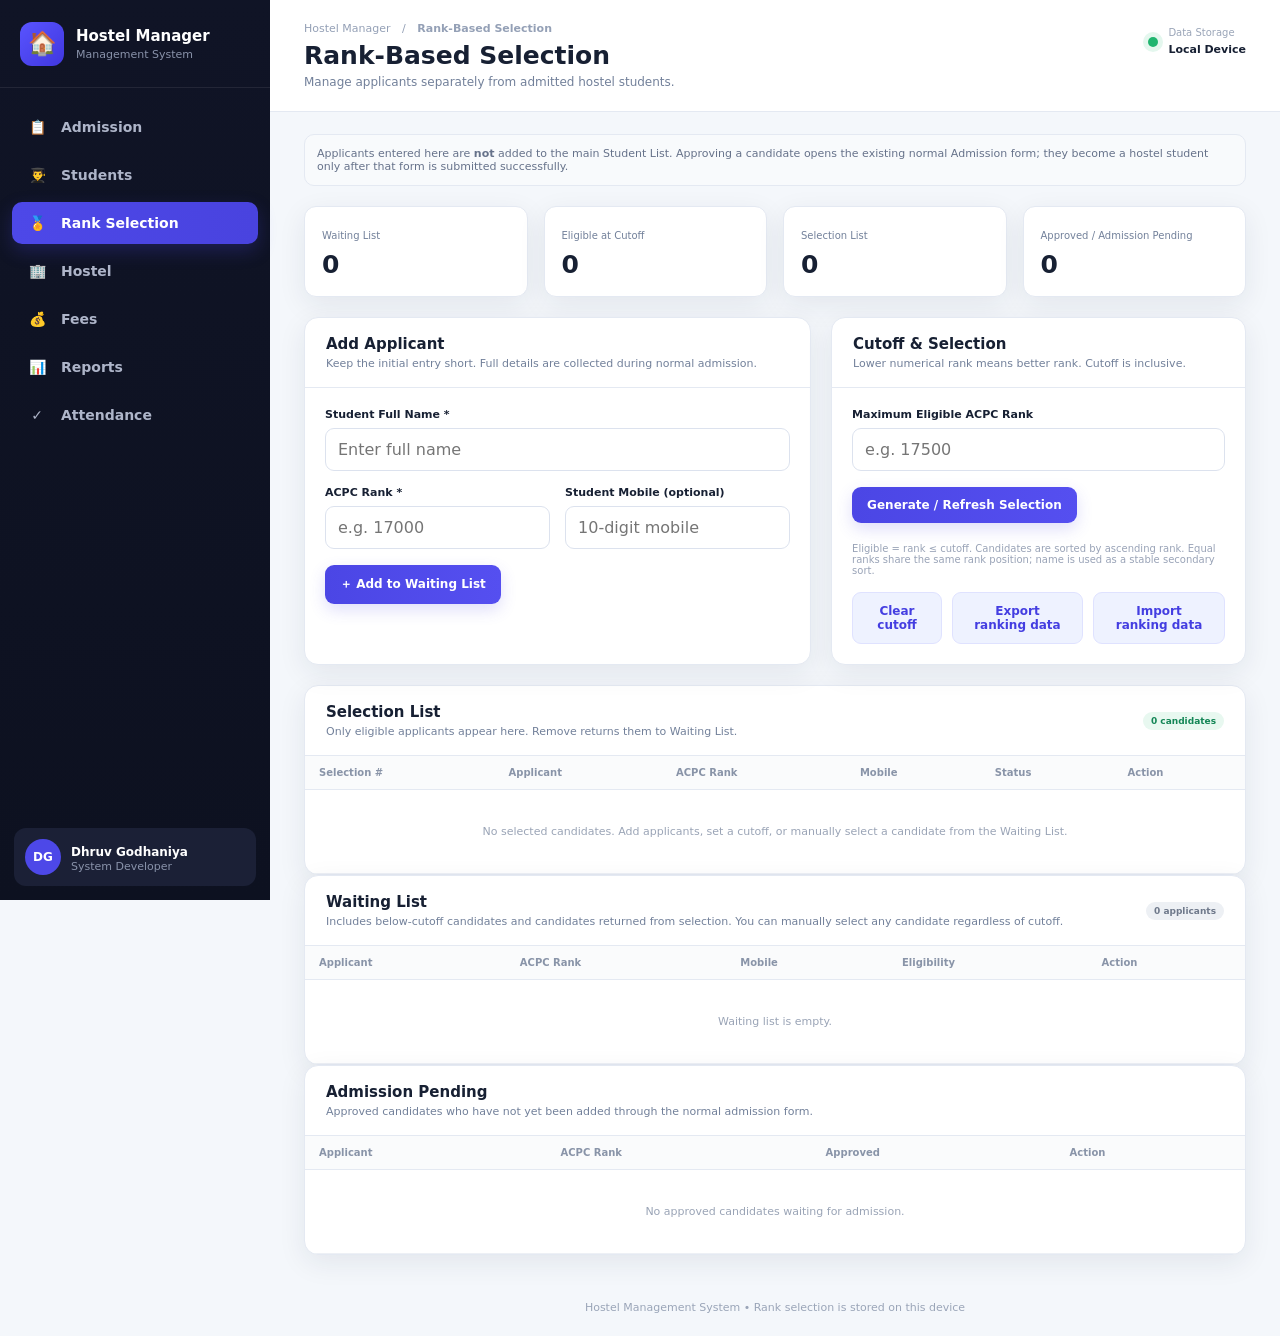
<file: pages/selection.html>
<!DOCTYPE html>
<html lang="en"><head><meta charset="UTF-8"><meta name="viewport" content="width=device-width,initial-scale=1"><meta name="author" content="Dhruv Godhaniya"><title>Rank-Based Selection | Hostel Manager</title><link rel="stylesheet" href="../css/style.css"><link rel="stylesheet" href="../css/components.css"><link rel="stylesheet" href="../css/responsive.css"></head><body>
<div class="app-shell"><aside class="sidebar"><div class="brand"><div class="brand-logo">🏠</div><div><h2>Hostel Manager</h2><small>Management System</small></div></div><nav class="navigation"><a class="nav-item" href="../index.html"><span>📋</span>Admission</a><a class="nav-item" href="students.html"><span>👨‍🎓</span>Students</a><a class="nav-item active" href="selection.html"><span>🏅</span>Rank Selection</a><a class="nav-item" href="hostel.html"><span>🏢</span>Hostel</a><a class="nav-item" href="fees.html"><span>💰</span>Fees</a><a class="nav-item" href="reports.html"><span>📊</span>Reports</a><a class="nav-item" href="attendance.html"><span>✓</span>Attendance</a></nav><div class="sidebar-footer"><div class="avatar">DG</div><div><strong>Dhruv Godhaniya</strong><small>System Developer</small></div></div></aside>
<main class="main-content"><header class="topbar"><div><div class="breadcrumb">Hostel Manager <span>/</span> <strong>Rank-Based Selection</strong></div><h1>Rank-Based Selection</h1><p class="subtitle">Manage applicants separately from admitted hostel students.</p></div><div class="top-status"><span class="status-dot"></span><div><small>Data Storage</small><strong>Local Device</strong></div></div></header><section class="page-content">
<div class="info-box">Applicants entered here are <strong>not</strong> added to the main Student List. Approving a candidate opens the existing normal Admission form; they become a hostel student only after that form is submitted successfully.</div>
<div class="grid-4 page-gap"><div class="stat-card"><small>Waiting List</small><strong id="waitingCount">0</strong></div><div class="stat-card"><small>Eligible at Cutoff</small><strong id="eligibleCount">0</strong></div><div class="stat-card"><small>Selection List</small><strong id="selectionCount">0</strong></div><div class="stat-card"><small>Approved / Admission Pending</small><strong id="approvedCount">0</strong></div></div>
<div class="grid-2 page-gap"><div class="card"><div class="card-head"><div><h2>Add Applicant</h2><p>Keep the initial entry short. Full details are collected during normal admission.</p></div></div><div class="card-body"><form id="applicantForm"><div class="form-grid"><div class="field full"><label>Student Full Name *</label><input name="name" required maxlength="120" placeholder="Enter full name"></div><div class="field"><label>ACPC Rank *</label><input name="rank" required type="number" min="1" step="1" placeholder="e.g. 17000"></div><div class="field"><label>Student Mobile (optional)</label><input name="mobile" inputmode="numeric" maxlength="10" pattern="[0-9]{10}" placeholder="10-digit mobile"></div></div><div class="form-actions"><button class="primary-button" type="submit">＋ Add to Waiting List</button></div></form></div></div>
<div class="card"><div class="card-head"><div><h2>Cutoff & Selection</h2><p>Lower numerical rank means better rank. Cutoff is inclusive.</p></div></div><div class="card-body"><form id="cutoffForm"><div class="field"><label>Maximum Eligible ACPC Rank</label><input id="cutoffRank" type="number" min="1" step="1" required placeholder="e.g. 17500"></div><div class="form-actions"><button class="primary-button" type="submit">Generate / Refresh Selection</button></div></form><p class="hint page-gap">Eligible = rank ≤ cutoff. Candidates are sorted by ascending rank. Equal ranks share the same rank position; name is used as a stable secondary sort.</p><div class="form-actions"><button id="clearCutoff" class="secondary-button" type="button">Clear cutoff</button><button id="exportApplicants" class="secondary-button" type="button">Export ranking data</button><button id="importApplicants" class="secondary-button" type="button">Import ranking data</button><input id="importFile" type="file" accept="application/json,.json" hidden></div></div></div></div>
<div class="card page-gap"><div class="card-head"><div><h2>Selection List</h2><p>Only eligible applicants appear here. Remove returns them to Waiting List.</p></div><span class="badge green" id="selectionBadge">0 candidates</span></div><div class="table-wrap"><table class="data-table"><thead><tr><th>Selection #</th><th>Applicant</th><th>ACPC Rank</th><th>Mobile</th><th>Status</th><th>Action</th></tr></thead><tbody id="selectionBody"></tbody></table></div></div>
<div class="card page-gap"><div class="card-head"><div><h2>Waiting List</h2><p>Includes below-cutoff candidates and candidates returned from selection. You can manually select any candidate regardless of cutoff.</p></div><span class="badge gray" id="waitingBadge">0 applicants</span></div><div class="table-wrap"><table class="data-table"><thead><tr><th>Applicant</th><th>ACPC Rank</th><th>Mobile</th><th>Eligibility</th><th>Action</th></tr></thead><tbody id="waitingBody"></tbody></table></div></div>
<div class="card page-gap"><div class="card-head"><div><h2>Admission Pending</h2><p>Approved candidates who have not yet been added through the normal admission form.</p></div></div><div class="table-wrap"><table class="data-table"><thead><tr><th>Applicant</th><th>ACPC Rank</th><th>Approved</th><th>Action</th></tr></thead><tbody id="approvedBody"></tbody></table></div></div>
</section><footer class="footer">Hostel Management System • Rank selection is stored on this device</footer></main></div><div id="toastContainer" class="toast-container"></div>
<script src="../js/storage.js"></script><script src="../js/app.js"></script><script src="../js/rank-selection.js"></script></body></html>
</file>
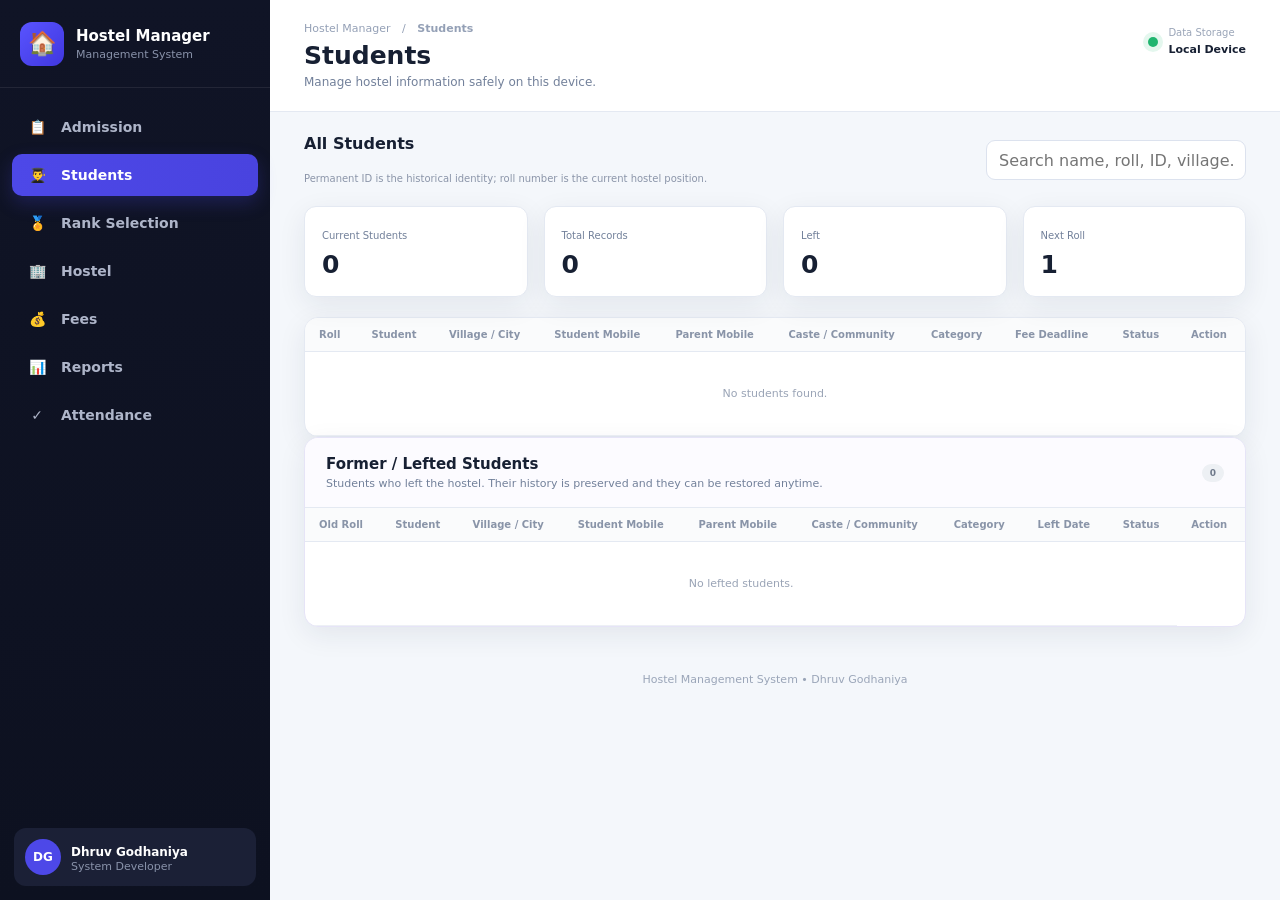
<file: pages/students.html>
<!DOCTYPE html>
<html lang="en">
<head>
<meta charset="UTF-8">
<meta name="viewport" content="width=device-width, initial-scale=1.0">
<meta name="author" content="Dhruv Godhaniya">
<title>Students | Hostel Manager</title>
<link rel="stylesheet" href="../css/style.css">
<link rel="stylesheet" href="../css/components.css">
<link rel="stylesheet" href="../css/responsive.css">
<script>
/* Desktop-only lock: intentionally prevents the main HMS from being used on mobile. */
(function(){
  var mobile=/Android|webOS|iPhone|iPad|iPod|BlackBerry|IEMobile|Opera Mini|Mobile/i.test(navigator.userAgent)||window.innerWidth<600;
  if(!mobile)return;
  document.documentElement.innerHTML='<!doctype html><html><head><meta name="viewport" content="width=device-width,initial-scale=1"><title>Desktop Only</title><style>body{margin:0;background:#111827;color:#fff;font-family:system-ui,sans-serif;display:flex;min-height:100vh;align-items:center;justify-content:center;text-align:center;padding:24px;box-sizing:border-box}.box{max-width:420px;background:#1f2937;border:1px solid #374151;border-radius:18px;padding:28px;box-shadow:0 15px 40px #0005}h1{font-size:22px;margin:0 0 10px}p{color:#d1d5db;line-height:1.6;margin:8px 0}.icon{font-size:42px}</style></head><body><div class="box"><div class="icon">🖥️</div><h1>Desktop Only</h1><p>This main Hostel Management System is intentionally locked on mobile devices.</p><p>Please open the main system on a desktop or laptop.</p><p>Your data is not changed or deleted.</p></div></body></html>';
  throw new Error('HMS desktop-only lock');
})();
</script>
</head>
<body>
<div class="app-shell">
<aside class="sidebar" id="sidebar">
  <div class="brand">
    <div class="brand-logo">🏠</div>
    <div><h2>Hostel Manager</h2><small>Management System</small></div>
  </div>
  <nav class="navigation">
    <a class="nav-item " href="../index.html"><span>📋</span>Admission</a>
    <a class="nav-item active" href="../pages/students.html"><span>👨‍🎓</span>Students</a>
    <a class="nav-item" href="selection.html"><span>🏅</span>Rank Selection</a>
    <a class="nav-item " href="../pages/hostel.html"><span>🏢</span>Hostel</a>
    <a class="nav-item " href="../pages/fees.html"><span>💰</span>Fees</a>
    <a class="nav-item " href="../pages/reports.html"><span>📊</span>Reports</a>
    <a class="nav-item " href="../pages/attendance.html"><span>✓</span>Attendance</a>
    </nav>
  <div class="sidebar-footer">
    <div class="avatar">DG</div>
    <div><strong>Dhruv Godhaniya</strong><small>System Developer</small></div>
  </div>
</aside>
<main class="main-content">
  <header class="topbar">
    <button class="mobile-menu" id="mobileMenu" type="button">☰</button>
    <div>
      <div class="breadcrumb">Hostel Manager <span>/</span> <strong>Students</strong></div>
      <h1>Students</h1>
      <p class="subtitle">Manage hostel information safely on this device.</p>
    </div>
    <div class="top-status"><span class="status-dot"></span><div><small>Data Storage</small><strong>Local Device</strong></div></div>
  </header>
  <section class="page-content">
    
<div class="toolbar"><div><h2 class="section-title">All Students</h2><span class="accent-note">Permanent ID is the historical identity; roll number is the current hostel position.</span></div><div class="toolbar-actions"><input id="studentListSearch" class="search-input" placeholder="Search name, roll, ID, village..."></div></div>
<div class="grid-4 page-gap">
  <div class="stat-card"><small>Current Students</small><strong id="statActive">0</strong></div><div class="stat-card"><small>Total Records</small><strong id="statTotal">0</strong></div><div class="stat-card"><small>Left</small><strong id="statLeft">0</strong></div><div class="stat-card"><small>Next Roll</small><strong id="nextRollPreview">1</strong></div>
</div>
<div class="card page-gap"><div class="table-wrap"><table class="data-table"><thead><tr><th>Roll</th><th>Student</th><th>Village / City</th><th>Student Mobile</th><th>Parent Mobile</th><th>Caste / Community</th><th>Category</th><th>Fee Deadline</th><th>Status</th><th>Action</th></tr></thead><tbody id="studentsTableBody"></tbody></table></div></div>
<div class="card page-gap former-students-card"><div class="card-head"><div><h2>Former / Lefted Students</h2><p>Students who left the hostel. Their history is preserved and they can be restored anytime.</p></div><span class="badge gray" id="formerStudentCount">0</span></div><div class="table-wrap"><table class="data-table"><thead><tr><th>Old Roll</th><th>Student</th><th>Village / City</th><th>Student Mobile</th><th>Parent Mobile</th><th>Caste / Community</th><th>Category</th><th>Left Date</th><th>Status</th><th>Action</th></tr></thead><tbody id="formerStudentsTableBody"></tbody></table></div></div>

  </section>
  <footer class="footer">Hostel Management System • Dhruv Godhaniya</footer>
</main>
</div>
<div id="toastContainer" class="toast-container"></div>
<script src="../js/storage.js"></script>
<script src="../js/app.js"></script>
<script src="../js/students.js"></script>
</body>
</html>
</file>
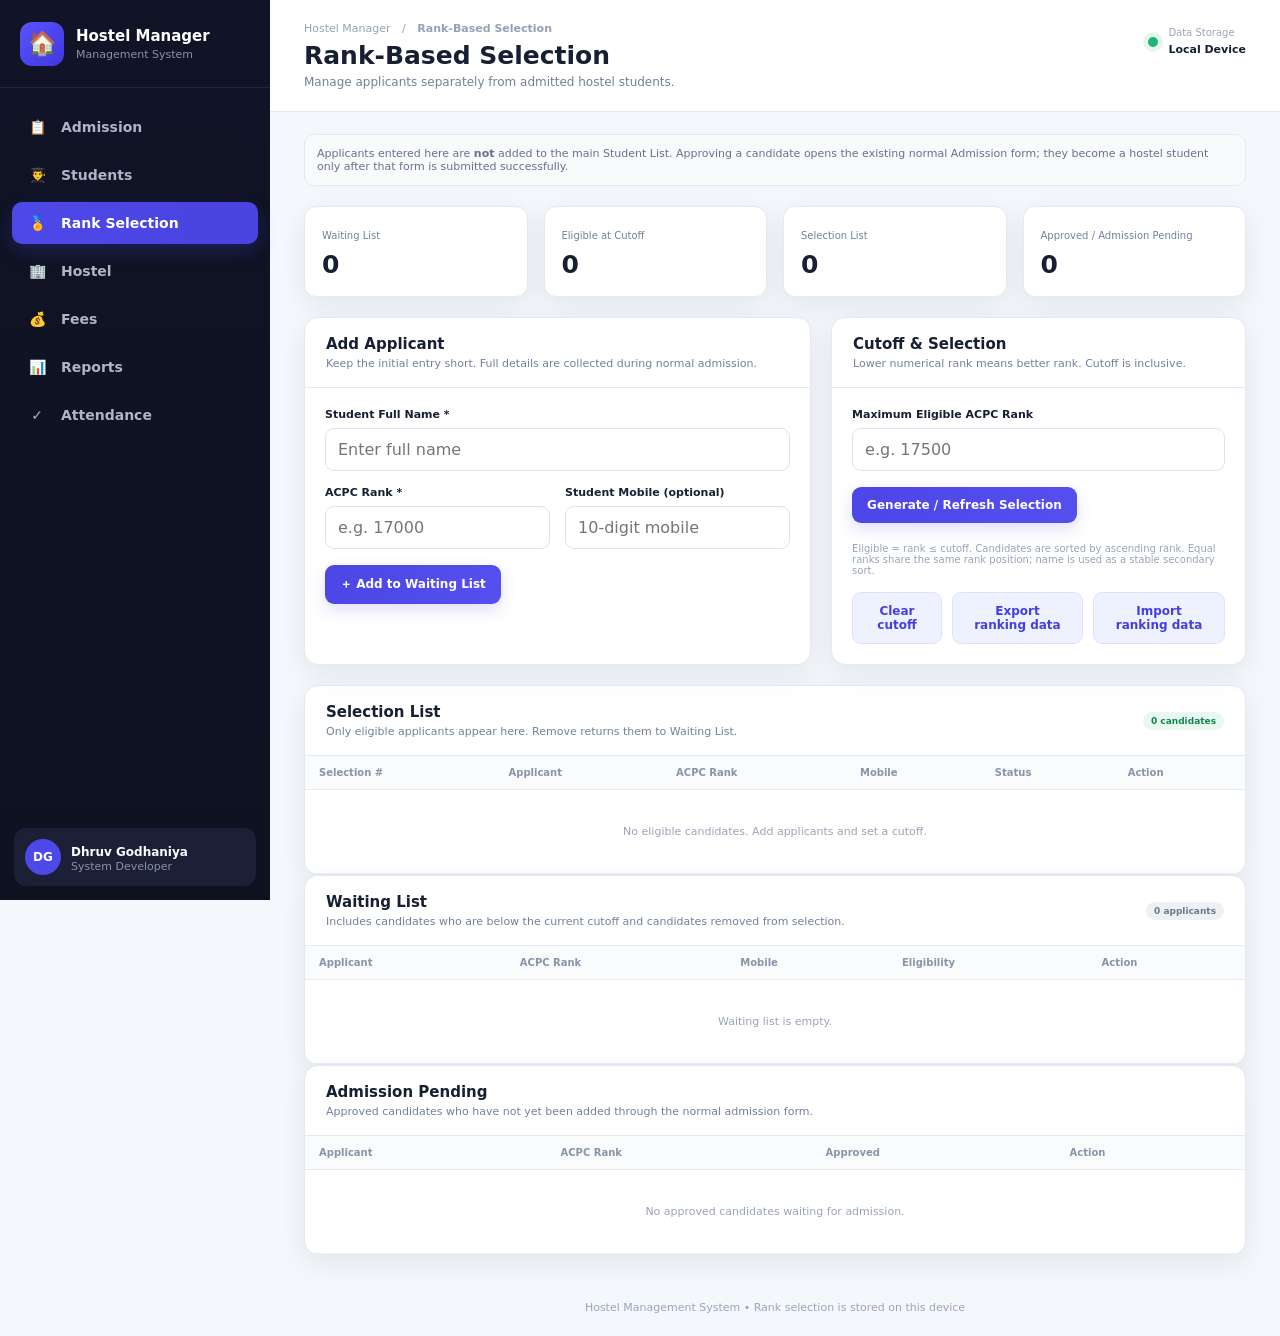
<file: v1(rank implimentation)/Hostel-Management-System/pages/selection.html>
<!DOCTYPE html>
<html lang="en"><head><meta charset="UTF-8"><meta name="viewport" content="width=device-width,initial-scale=1"><meta name="author" content="Dhruv Godhaniya"><title>Rank-Based Selection | Hostel Manager</title><link rel="stylesheet" href="../css/style.css"><link rel="stylesheet" href="../css/components.css"><link rel="stylesheet" href="../css/responsive.css"></head><body>
<div class="app-shell"><aside class="sidebar"><div class="brand"><div class="brand-logo">🏠</div><div><h2>Hostel Manager</h2><small>Management System</small></div></div><nav class="navigation"><a class="nav-item" href="../index.html"><span>📋</span>Admission</a><a class="nav-item" href="students.html"><span>👨‍🎓</span>Students</a><a class="nav-item active" href="selection.html"><span>🏅</span>Rank Selection</a><a class="nav-item" href="hostel.html"><span>🏢</span>Hostel</a><a class="nav-item" href="fees.html"><span>💰</span>Fees</a><a class="nav-item" href="reports.html"><span>📊</span>Reports</a><a class="nav-item" href="attendance.html"><span>✓</span>Attendance</a></nav><div class="sidebar-footer"><div class="avatar">DG</div><div><strong>Dhruv Godhaniya</strong><small>System Developer</small></div></div></aside>
<main class="main-content"><header class="topbar"><div><div class="breadcrumb">Hostel Manager <span>/</span> <strong>Rank-Based Selection</strong></div><h1>Rank-Based Selection</h1><p class="subtitle">Manage applicants separately from admitted hostel students.</p></div><div class="top-status"><span class="status-dot"></span><div><small>Data Storage</small><strong>Local Device</strong></div></div></header><section class="page-content">
<div class="info-box">Applicants entered here are <strong>not</strong> added to the main Student List. Approving a candidate opens the existing normal Admission form; they become a hostel student only after that form is submitted successfully.</div>
<div class="grid-4 page-gap"><div class="stat-card"><small>Waiting List</small><strong id="waitingCount">0</strong></div><div class="stat-card"><small>Eligible at Cutoff</small><strong id="eligibleCount">0</strong></div><div class="stat-card"><small>Selection List</small><strong id="selectionCount">0</strong></div><div class="stat-card"><small>Approved / Admission Pending</small><strong id="approvedCount">0</strong></div></div>
<div class="grid-2 page-gap"><div class="card"><div class="card-head"><div><h2>Add Applicant</h2><p>Keep the initial entry short. Full details are collected during normal admission.</p></div></div><div class="card-body"><form id="applicantForm"><div class="form-grid"><div class="field full"><label>Student Full Name *</label><input name="name" required maxlength="120" placeholder="Enter full name"></div><div class="field"><label>ACPC Rank *</label><input name="rank" required type="number" min="1" step="1" placeholder="e.g. 17000"></div><div class="field"><label>Student Mobile (optional)</label><input name="mobile" inputmode="numeric" maxlength="10" pattern="[0-9]{10}" placeholder="10-digit mobile"></div></div><div class="form-actions"><button class="primary-button" type="submit">＋ Add to Waiting List</button></div></form></div></div>
<div class="card"><div class="card-head"><div><h2>Cutoff & Selection</h2><p>Lower numerical rank means better rank. Cutoff is inclusive.</p></div></div><div class="card-body"><form id="cutoffForm"><div class="field"><label>Maximum Eligible ACPC Rank</label><input id="cutoffRank" type="number" min="1" step="1" required placeholder="e.g. 17500"></div><div class="form-actions"><button class="primary-button" type="submit">Generate / Refresh Selection</button></div></form><p class="hint page-gap">Eligible = rank ≤ cutoff. Candidates are sorted by ascending rank. Equal ranks share the same rank position; name is used as a stable secondary sort.</p><div class="form-actions"><button id="clearCutoff" class="secondary-button" type="button">Clear cutoff</button><button id="exportApplicants" class="secondary-button" type="button">Export ranking data</button><button id="importApplicants" class="secondary-button" type="button">Import ranking data</button><input id="importFile" type="file" accept="application/json,.json" hidden></div></div></div></div>
<div class="card page-gap"><div class="card-head"><div><h2>Selection List</h2><p>Only eligible applicants appear here. Remove returns them to Waiting List.</p></div><span class="badge green" id="selectionBadge">0 candidates</span></div><div class="table-wrap"><table class="data-table"><thead><tr><th>Selection #</th><th>Applicant</th><th>ACPC Rank</th><th>Mobile</th><th>Status</th><th>Action</th></tr></thead><tbody id="selectionBody"></tbody></table></div></div>
<div class="card page-gap"><div class="card-head"><div><h2>Waiting List</h2><p>Includes candidates who are below the current cutoff and candidates removed from selection.</p></div><span class="badge gray" id="waitingBadge">0 applicants</span></div><div class="table-wrap"><table class="data-table"><thead><tr><th>Applicant</th><th>ACPC Rank</th><th>Mobile</th><th>Eligibility</th><th>Action</th></tr></thead><tbody id="waitingBody"></tbody></table></div></div>
<div class="card page-gap"><div class="card-head"><div><h2>Admission Pending</h2><p>Approved candidates who have not yet been added through the normal admission form.</p></div></div><div class="table-wrap"><table class="data-table"><thead><tr><th>Applicant</th><th>ACPC Rank</th><th>Approved</th><th>Action</th></tr></thead><tbody id="approvedBody"></tbody></table></div></div>
</section><footer class="footer">Hostel Management System • Rank selection is stored on this device</footer></main></div><div id="toastContainer" class="toast-container"></div>
<script src="../js/storage.js"></script><script src="../js/app.js"></script><script src="../js/rank-selection.js"></script></body></html>
</file>
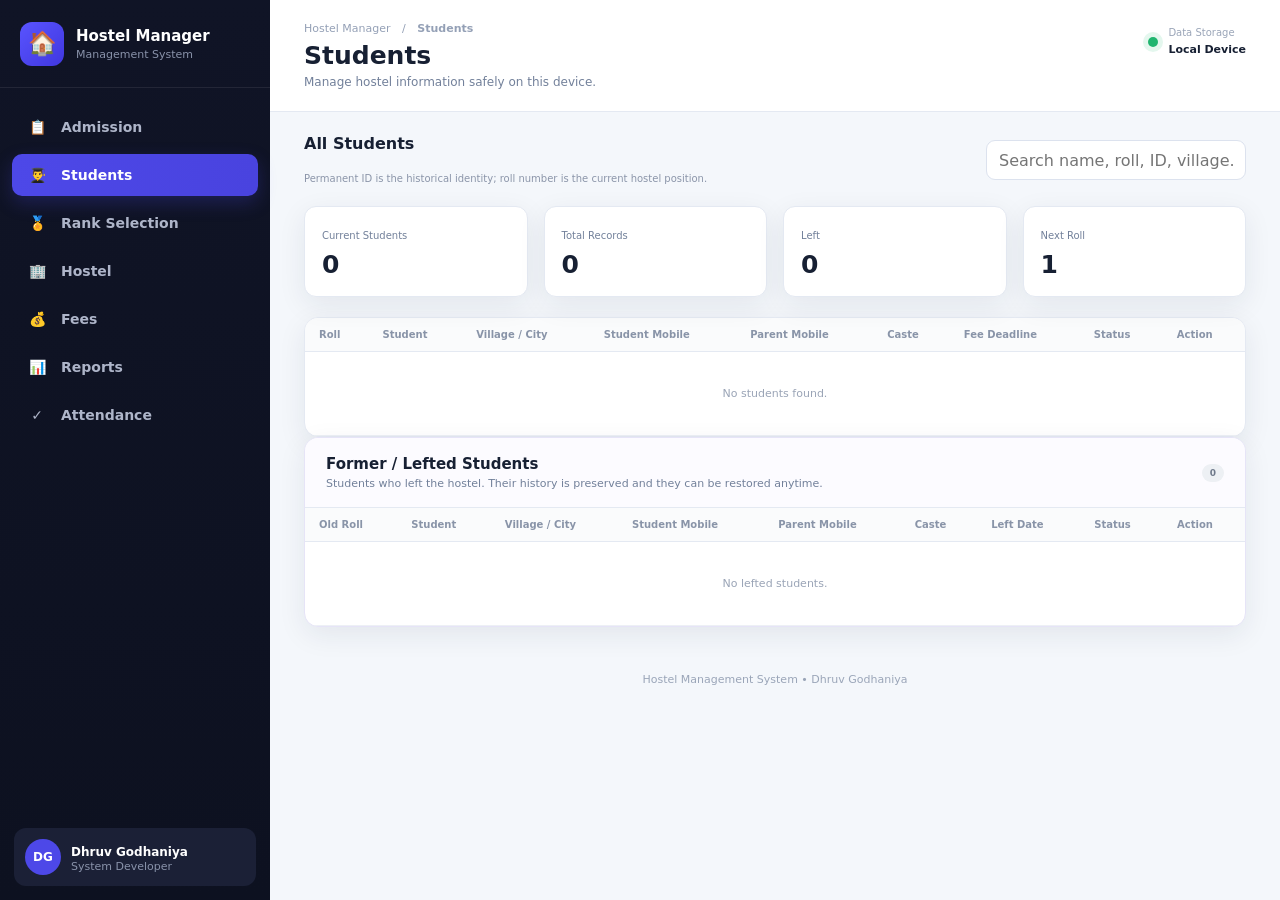
<file: v1(rank implimentation)/Hostel-Management-System/pages/students.html>
<!DOCTYPE html>
<html lang="en">
<head>
<meta charset="UTF-8">
<meta name="viewport" content="width=device-width, initial-scale=1.0">
<meta name="author" content="Dhruv Godhaniya">
<title>Students | Hostel Manager</title>
<link rel="stylesheet" href="../css/style.css">
<link rel="stylesheet" href="../css/components.css">
<link rel="stylesheet" href="../css/responsive.css">
<script>
/* Desktop-only lock: intentionally prevents the main HMS from being used on mobile. */
(function(){
  var mobile=/Android|webOS|iPhone|iPad|iPod|BlackBerry|IEMobile|Opera Mini|Mobile/i.test(navigator.userAgent)||window.innerWidth<600;
  if(!mobile)return;
  document.documentElement.innerHTML='<!doctype html><html><head><meta name="viewport" content="width=device-width,initial-scale=1"><title>Desktop Only</title><style>body{margin:0;background:#111827;color:#fff;font-family:system-ui,sans-serif;display:flex;min-height:100vh;align-items:center;justify-content:center;text-align:center;padding:24px;box-sizing:border-box}.box{max-width:420px;background:#1f2937;border:1px solid #374151;border-radius:18px;padding:28px;box-shadow:0 15px 40px #0005}h1{font-size:22px;margin:0 0 10px}p{color:#d1d5db;line-height:1.6;margin:8px 0}.icon{font-size:42px}</style></head><body><div class="box"><div class="icon">🖥️</div><h1>Desktop Only</h1><p>This main Hostel Management System is intentionally locked on mobile devices.</p><p>Please open the main system on a desktop or laptop.</p><p>Your data is not changed or deleted.</p></div></body></html>';
  throw new Error('HMS desktop-only lock');
})();
</script>
</head>
<body>
<div class="app-shell">
<aside class="sidebar" id="sidebar">
  <div class="brand">
    <div class="brand-logo">🏠</div>
    <div><h2>Hostel Manager</h2><small>Management System</small></div>
  </div>
  <nav class="navigation">
    <a class="nav-item " href="../index.html"><span>📋</span>Admission</a>
    <a class="nav-item active" href="../pages/students.html"><span>👨‍🎓</span>Students</a>
    <a class="nav-item" href="selection.html"><span>🏅</span>Rank Selection</a>
    <a class="nav-item " href="../pages/hostel.html"><span>🏢</span>Hostel</a>
    <a class="nav-item " href="../pages/fees.html"><span>💰</span>Fees</a>
    <a class="nav-item " href="../pages/reports.html"><span>📊</span>Reports</a>
    <a class="nav-item " href="../pages/attendance.html"><span>✓</span>Attendance</a>
    </nav>
  <div class="sidebar-footer">
    <div class="avatar">DG</div>
    <div><strong>Dhruv Godhaniya</strong><small>System Developer</small></div>
  </div>
</aside>
<main class="main-content">
  <header class="topbar">
    <button class="mobile-menu" id="mobileMenu" type="button">☰</button>
    <div>
      <div class="breadcrumb">Hostel Manager <span>/</span> <strong>Students</strong></div>
      <h1>Students</h1>
      <p class="subtitle">Manage hostel information safely on this device.</p>
    </div>
    <div class="top-status"><span class="status-dot"></span><div><small>Data Storage</small><strong>Local Device</strong></div></div>
  </header>
  <section class="page-content">
    
<div class="toolbar"><div><h2 class="section-title">All Students</h2><span class="accent-note">Permanent ID is the historical identity; roll number is the current hostel position.</span></div><div class="toolbar-actions"><input id="studentListSearch" class="search-input" placeholder="Search name, roll, ID, village..."></div></div>
<div class="grid-4 page-gap">
  <div class="stat-card"><small>Current Students</small><strong id="statActive">0</strong></div><div class="stat-card"><small>Total Records</small><strong id="statTotal">0</strong></div><div class="stat-card"><small>Left</small><strong id="statLeft">0</strong></div><div class="stat-card"><small>Next Roll</small><strong id="nextRollPreview">1</strong></div>
</div>
<div class="card page-gap"><div class="table-wrap"><table class="data-table"><thead><tr><th>Roll</th><th>Student</th><th>Village / City</th><th>Student Mobile</th><th>Parent Mobile</th><th>Caste</th><th>Fee Deadline</th><th>Status</th><th>Action</th></tr></thead><tbody id="studentsTableBody"></tbody></table></div></div>
<div class="card page-gap former-students-card"><div class="card-head"><div><h2>Former / Lefted Students</h2><p>Students who left the hostel. Their history is preserved and they can be restored anytime.</p></div><span class="badge gray" id="formerStudentCount">0</span></div><div class="table-wrap"><table class="data-table"><thead><tr><th>Old Roll</th><th>Student</th><th>Village / City</th><th>Student Mobile</th><th>Parent Mobile</th><th>Caste</th><th>Left Date</th><th>Status</th><th>Action</th></tr></thead><tbody id="formerStudentsTableBody"></tbody></table></div></div>

  </section>
  <footer class="footer">Hostel Management System • Dhruv Godhaniya</footer>
</main>
</div>
<div id="toastContainer" class="toast-container"></div>
<script src="../js/storage.js"></script>
<script src="../js/app.js"></script>
<script src="../js/students.js"></script>
</body>
</html>
</file>
<file: css/style.css>
:root{
  --bg:#f4f7fb;--panel:#fff;--sidebar:#101426;--sidebar2:#151a30;--text:#172033;
  --muted:#72809a;--line:#e4e9f2;--primary:#4b46e5;--primary2:#635bff;--green:#16a36a;
  --red:#dc3d52;--amber:#d78a18;--shadow:0 8px 28px rgba(26,37,66,.08);--radius:14px;
}
*{box-sizing:border-box} body{margin:0;font-family:Inter,ui-sans-serif,system-ui,-apple-system,BlinkMacSystemFont,"Segoe UI",sans-serif;background:var(--bg);color:var(--text)}
button,input,select{font:inherit}.app-shell{min-height:100vh;display:flex}.sidebar{width:270px;background:linear-gradient(180deg,var(--sidebar),#0d1120);color:#fff;position:fixed;inset:0 auto 0 0;display:flex;flex-direction:column;z-index:20}
.brand{height:88px;padding:18px 20px;display:flex;gap:12px;align-items:center;border-bottom:1px solid rgba(255,255,255,.08)}
.brand-logo{width:44px;height:44px;border-radius:12px;background:linear-gradient(135deg,#5954ff,#4037df);display:grid;place-items:center;font-size:23px}
.brand h2{font-size:15px;margin:0 0 3px}.brand small,.sidebar-footer small{color:#8992aa;display:block;font-size:11px}
.navigation{padding:18px 12px;display:grid;gap:6px}.nav-item{color:#aeb5c9;text-decoration:none;padding:13px 14px;border-radius:10px;display:flex;align-items:center;gap:13px;font-size:14px;font-weight:600}.nav-item:hover{background:rgba(255,255,255,.06);color:#fff}.nav-item.active{background:linear-gradient(90deg,#4d48e8,#4943df);color:#fff;box-shadow:0 7px 18px rgba(72,67,225,.25)}.nav-item span:first-child{width:22px;text-align:center}
.sidebar-footer{margin:auto 14px 14px;padding:11px;background:#1b2036;border-radius:12px;display:flex;gap:10px;align-items:center}.avatar{width:36px;height:36px;border-radius:50%;display:grid;place-items:center;background:#4d48e8;font-weight:800;font-size:12px}.sidebar-footer strong{font-size:12px}
.main-content{margin-left:270px;width:calc(100% - 270px);min-width:0}.topbar{min-height:112px;background:#fff;border-bottom:1px solid var(--line);padding:22px 34px;display:flex;justify-content:space-between;align-items:flex-start}.breadcrumb{font-size:11px;color:#94a0b6;margin-bottom:6px}.breadcrumb span{margin:0 8px}.topbar h1{font-size:25px;margin:0}.subtitle{color:var(--muted);font-size:12px;margin:5px 0 0}.top-status{display:flex;gap:10px;align-items:center;padding-top:5px}.top-status small{display:block;color:#9aa5b8;font-size:10px}.top-status strong{font-size:11px}.status-dot{width:10px;height:10px;border-radius:50%;background:#20b56f;box-shadow:0 0 0 5px #e4f7ee}.mobile-menu{display:none}
.page-content{padding:22px 34px 34px}.footer{text-align:center;color:#9aa5b8;font-size:11px;padding:12px 30px 22px}
.grid-2{display:grid;grid-template-columns:minmax(0,1.1fr) minmax(320px,.9fr);gap:20px}.grid-3{display:grid;grid-template-columns:repeat(3,1fr);gap:16px}.grid-4{display:grid;grid-template-columns:repeat(4,1fr);gap:16px}
.card{background:var(--panel);border:1px solid var(--line);border-radius:var(--radius);box-shadow:var(--shadow);overflow:hidden}.card-head{padding:17px 21px;border-bottom:1px solid var(--line);display:flex;align-items:center;justify-content:space-between}.card-head h2{font-size:15px;margin:0}.card-head p{font-size:11px;color:var(--muted);margin:4px 0 0}.card-body{padding:20px}.plus{width:36px;height:36px;border:0;border-radius:10px;background:#f0f2ff;color:var(--primary);font-size:22px;display:grid;place-items:center;line-height:1;padding:0;flex:0 0 36px}
.form-grid{display:grid;grid-template-columns:1fr 1fr;gap:15px}.field{display:grid;gap:7px}.field.full{grid-column:1/-1}.field label{font-size:11px;font-weight:800}.field label em{font-style:normal;color:var(--red)}.field input,.field select{width:100%;height:43px;border:1px solid #dce2ee;border-radius:9px;padding:0 12px;color:var(--text);outline:none;background:#fff}.field input:focus,.field select:focus{border-color:#8b87f5;box-shadow:0 0 0 3px #eeedff}.hint{font-size:10px;color:#99a3b7}
.primary-button,.secondary-button,.danger-button,.table-action{border:0;border-radius:9px;padding:11px 15px;cursor:pointer;font-weight:750;font-size:12px}.primary-button{background:linear-gradient(90deg,#4b46e5,#554ff0);color:#fff;box-shadow:0 6px 16px rgba(75,70,229,.18)}.secondary-button{background:#eef2ff;color:#443ee1;border:1px solid #dfe2ff}.danger-button{background:#fff0f2;color:#c92d44;border:1px solid #ffd4db}.table-action{background:#f0f2ff;color:#4a44df;padding:7px 10px}.form-actions{margin-top:16px;display:flex;gap:10px}
.auto-box{margin-top:15px;border:1px solid #c9f1dc;background:#effcf5;border-radius:10px;padding:12px 14px;display:flex;justify-content:space-between;align-items:center}.auto-box strong{display:block;color:#168b5b;font-size:18px}.auto-box span{font-size:10px;color:#668d7a}.id-box{margin-top:15px;border:1px solid #ddd8ff;background:#f5f2ff;border-radius:10px;padding:12px 14px}.id-box strong{font-family:ui-monospace,monospace;color:#7b1ce2;font-size:12px}.id-box small{display:block;color:#827ba0;margin-top:4px;font-size:10px}
.info-box{padding:12px;border:1px solid var(--line);background:#f8fafc;border-radius:10px;color:#66728a;font-size:11px}.search-result{margin-top:14px;border:1px solid #dfe5f0;border-radius:12px;padding:15px;display:flex;align-items:center;gap:12px}.result-avatar,.mini-avatar{width:40px;height:40px;border-radius:50%;display:grid;place-items:center;background:#e8e8ff;color:#4a44df;font-weight:800}.result-main{flex:1}.result-main h3{font-size:14px;margin:0 0 3px}.result-main p,.result-main small{margin:0;color:var(--muted);font-size:10px}.search-empty{min-height:155px;border:1px dashed #d8deea;border-radius:12px;display:grid;place-items:center;align-content:center;gap:4px;color:var(--muted);text-align:center}.search-empty span{font-size:24px}.search-empty strong{color:var(--text);font-size:12px}.search-empty small{font-size:10px}
.stat-card{padding:17px;background:#fff;border:1px solid var(--line);border-radius:12px;box-shadow:var(--shadow)}.stat-card small{color:var(--muted);font-size:10px}.stat-card strong{display:block;font-size:25px;margin-top:7px}
.table-wrap{overflow:auto}.data-table{width:100%;border-collapse:collapse;min-width:760px}.data-table th{text-align:left;color:#8994a8;font-size:10px;background:#fafbfc;padding:11px 14px;border-bottom:1px solid var(--line)}.data-table td{padding:13px 14px;border-bottom:1px solid #edf0f5;font-size:11px}.data-table tr:hover td{background:#fbfcff}.student-cell{display:flex;align-items:center;gap:9px}.student-cell small,.subline{display:block;color:#9aa4b6;font-size:9px;margin-top:2px}.badge{display:inline-flex;padding:4px 8px;border-radius:999px;font-size:9px;font-weight:800}.badge.green{background:#e8f8f0;color:#148656}.badge.red{background:#fff0f2;color:#c92d44}.badge.gray{background:#edf0f4;color:#6f798b}.empty-cell{text-align:center!important;color:#9aa4b6;padding:35px!important}
.toolbar{display:flex;gap:10px;align-items:center;justify-content:space-between;margin-bottom:16px}.search-input{height:40px;border:1px solid #dce2ee;border-radius:9px;padding:0 12px;min-width:260px;outline:none}.toolbar-actions{display:flex;gap:8px}
.modal-backdrop{position:fixed;inset:0;background:rgba(10,16,30,.5);z-index:100;display:grid;place-items:center;padding:20px}.modal{background:#fff;width:min(650px,100%);border-radius:16px;box-shadow:0 20px 60px rgba(0,0,0,.25);padding:22px}.modal-head{display:flex;justify-content:space-between;align-items:flex-start;border-bottom:1px solid var(--line);padding-bottom:15px}.modal-head h2{font-size:17px;margin:5px 0 0}.modal-close{border:0;background:#f2f4f8;width:32px;height:32px;border-radius:50%;font-size:20px;cursor:pointer}.eyebrow{font-size:9px;color:#8c96aa;text-transform:uppercase;font-weight:800;letter-spacing:.08em}.profile-grid{display:grid;grid-template-columns:1fr 1fr;gap:15px;padding:20px 0}.profile-grid span{display:block;color:#8b96a9;font-size:9px}.profile-grid strong{display:block;margin-top:3px;font-size:12px}.modal-actions{display:flex;justify-content:flex-end;gap:8px;border-top:1px solid var(--line);padding-top:15px}
.toast-container{position:fixed;right:22px;bottom:22px;z-index:200;display:grid;gap:8px}.toast{background:#172033;color:#fff;padding:12px 15px;border-radius:10px;box-shadow:0 10px 30px rgba(0,0,0,.18);display:flex;gap:9px;align-items:center;font-size:11px;min-width:260px}.toast.success span{color:#55e39c}.toast.error span{color:#ff7386}
.section-title{margin:0 0 14px;font-size:16px}.page-gap{margin-top:20px}.data-tools{display:flex;gap:9px;flex-wrap:wrap}

.former-students-card{border-color:#e6e4f7}.former-students-card .card-head{background:#fcfbff}.former-students-card .secondary-button{padding:7px 11px}
</file>
<file: css/components.css>
.card + .card{margin-top:0}.table-card{padding:0}.table-card .card-head{border-bottom:0}.large-number{font-size:28px;font-weight:850}.accent-note{font-size:10px;color:#8b95a9}.fee-summary{display:flex;justify-content:space-between;padding:13px;background:#f8fafc;border-radius:10px;margin:12px 0;font-size:11px}.fee-summary strong{font-size:16px}.date-input{max-width:180px}.center{text-align:center}.right{text-align:right}


/* Fee deadline / expiry UI */
.fee-deadline-box{
  display:flex;
  align-items:center;
  justify-content:space-between;
  gap:16px;
  padding:14px 16px;
  border:1px solid var(--border,#e5e7eb);
  border-radius:12px;
  background:var(--surface-soft,#f8fafc);
}
.fee-deadline-box small{display:block;color:var(--muted,#6b7280);margin-bottom:4px}
.fee-deadline-box strong{display:block}
.deadline-empty{color:var(--muted,#6b7280)}
.table-sub{display:block;margin-top:4px;color:var(--muted,#6b7280)}
.small-button{padding:7px 10px;font-size:12px;text-decoration:none;display:inline-block}

/* v1.6 student management */
.student-edit-modal{width:min(980px,94vw);max-height:90vh;overflow:auto}
.student-edit-modal .profile-grid{grid-template-columns:repeat(3,minmax(0,1fr))}
.student-edit-modal .field{min-width:0}
.edit-summary{display:flex;flex-wrap:wrap;gap:12px;margin:16px 0;padding:12px 14px;border:1px solid var(--border,#e5e7eb);border-radius:12px;background:var(--surface-soft,#f8fafc)}
@media(max-width:900px){.student-edit-modal .profile-grid{grid-template-columns:repeat(2,minmax(0,1fr))}}
@media(max-width:620px){.student-edit-modal .profile-grid{grid-template-columns:1fr}}
</file>
<file: css/responsive.css>
@media(max-width:1100px){
  .grid-2{grid-template-columns:1fr}.grid-4{grid-template-columns:repeat(2,1fr)}
}
@media(max-width:800px){
  .sidebar{transform:translateX(-100%);transition:.2s ease}.sidebar.open{transform:translateX(0)}.main-content{margin-left:0;width:100%}.mobile-menu{display:block;border:0;background:#eef1ff;color:#4a44df;border-radius:8px;width:38px;height:38px;margin-right:12px}.topbar{padding:16px 18px;align-items:center}.topbar h1{font-size:20px}.top-status{display:none}.page-content{padding:16px 18px 26px}.grid-3{grid-template-columns:1fr}.form-grid{grid-template-columns:1fr}.field.full{grid-column:auto}.toolbar{align-items:stretch;flex-direction:column}.search-input{min-width:0;width:100%}.profile-grid{grid-template-columns:1fr}.data-table{min-width:680px}
}
@media(max-width:520px){
  .grid-4{grid-template-columns:1fr 1fr}.card-body{padding:15px}.card-head{padding:14px 15px}.footer{padding-bottom:18px}.toast-container{left:12px;right:12px;bottom:12px}.toast{min-width:0}.topbar{gap:5px}
}
</file>
<file: v1(rank implimentation)/Hostel-Management-System/css/style.css>
:root{
  --bg:#f4f7fb;--panel:#fff;--sidebar:#101426;--sidebar2:#151a30;--text:#172033;
  --muted:#72809a;--line:#e4e9f2;--primary:#4b46e5;--primary2:#635bff;--green:#16a36a;
  --red:#dc3d52;--amber:#d78a18;--shadow:0 8px 28px rgba(26,37,66,.08);--radius:14px;
}
*{box-sizing:border-box} body{margin:0;font-family:Inter,ui-sans-serif,system-ui,-apple-system,BlinkMacSystemFont,"Segoe UI",sans-serif;background:var(--bg);color:var(--text)}
button,input,select{font:inherit}.app-shell{min-height:100vh;display:flex}.sidebar{width:270px;background:linear-gradient(180deg,var(--sidebar),#0d1120);color:#fff;position:fixed;inset:0 auto 0 0;display:flex;flex-direction:column;z-index:20}
.brand{height:88px;padding:18px 20px;display:flex;gap:12px;align-items:center;border-bottom:1px solid rgba(255,255,255,.08)}
.brand-logo{width:44px;height:44px;border-radius:12px;background:linear-gradient(135deg,#5954ff,#4037df);display:grid;place-items:center;font-size:23px}
.brand h2{font-size:15px;margin:0 0 3px}.brand small,.sidebar-footer small{color:#8992aa;display:block;font-size:11px}
.navigation{padding:18px 12px;display:grid;gap:6px}.nav-item{color:#aeb5c9;text-decoration:none;padding:13px 14px;border-radius:10px;display:flex;align-items:center;gap:13px;font-size:14px;font-weight:600}.nav-item:hover{background:rgba(255,255,255,.06);color:#fff}.nav-item.active{background:linear-gradient(90deg,#4d48e8,#4943df);color:#fff;box-shadow:0 7px 18px rgba(72,67,225,.25)}.nav-item span:first-child{width:22px;text-align:center}
.sidebar-footer{margin:auto 14px 14px;padding:11px;background:#1b2036;border-radius:12px;display:flex;gap:10px;align-items:center}.avatar{width:36px;height:36px;border-radius:50%;display:grid;place-items:center;background:#4d48e8;font-weight:800;font-size:12px}.sidebar-footer strong{font-size:12px}
.main-content{margin-left:270px;width:calc(100% - 270px);min-width:0}.topbar{min-height:112px;background:#fff;border-bottom:1px solid var(--line);padding:22px 34px;display:flex;justify-content:space-between;align-items:flex-start}.breadcrumb{font-size:11px;color:#94a0b6;margin-bottom:6px}.breadcrumb span{margin:0 8px}.topbar h1{font-size:25px;margin:0}.subtitle{color:var(--muted);font-size:12px;margin:5px 0 0}.top-status{display:flex;gap:10px;align-items:center;padding-top:5px}.top-status small{display:block;color:#9aa5b8;font-size:10px}.top-status strong{font-size:11px}.status-dot{width:10px;height:10px;border-radius:50%;background:#20b56f;box-shadow:0 0 0 5px #e4f7ee}.mobile-menu{display:none}
.page-content{padding:22px 34px 34px}.footer{text-align:center;color:#9aa5b8;font-size:11px;padding:12px 30px 22px}
.grid-2{display:grid;grid-template-columns:minmax(0,1.1fr) minmax(320px,.9fr);gap:20px}.grid-3{display:grid;grid-template-columns:repeat(3,1fr);gap:16px}.grid-4{display:grid;grid-template-columns:repeat(4,1fr);gap:16px}
.card{background:var(--panel);border:1px solid var(--line);border-radius:var(--radius);box-shadow:var(--shadow);overflow:hidden}.card-head{padding:17px 21px;border-bottom:1px solid var(--line);display:flex;align-items:center;justify-content:space-between}.card-head h2{font-size:15px;margin:0}.card-head p{font-size:11px;color:var(--muted);margin:4px 0 0}.card-body{padding:20px}.plus{width:36px;height:36px;border:0;border-radius:10px;background:#f0f2ff;color:var(--primary);font-size:22px;display:grid;place-items:center;line-height:1;padding:0;flex:0 0 36px}
.form-grid{display:grid;grid-template-columns:1fr 1fr;gap:15px}.field{display:grid;gap:7px}.field.full{grid-column:1/-1}.field label{font-size:11px;font-weight:800}.field label em{font-style:normal;color:var(--red)}.field input,.field select{width:100%;height:43px;border:1px solid #dce2ee;border-radius:9px;padding:0 12px;color:var(--text);outline:none;background:#fff}.field input:focus,.field select:focus{border-color:#8b87f5;box-shadow:0 0 0 3px #eeedff}.hint{font-size:10px;color:#99a3b7}
.primary-button,.secondary-button,.danger-button,.table-action{border:0;border-radius:9px;padding:11px 15px;cursor:pointer;font-weight:750;font-size:12px}.primary-button{background:linear-gradient(90deg,#4b46e5,#554ff0);color:#fff;box-shadow:0 6px 16px rgba(75,70,229,.18)}.secondary-button{background:#eef2ff;color:#443ee1;border:1px solid #dfe2ff}.danger-button{background:#fff0f2;color:#c92d44;border:1px solid #ffd4db}.table-action{background:#f0f2ff;color:#4a44df;padding:7px 10px}.form-actions{margin-top:16px;display:flex;gap:10px}
.auto-box{margin-top:15px;border:1px solid #c9f1dc;background:#effcf5;border-radius:10px;padding:12px 14px;display:flex;justify-content:space-between;align-items:center}.auto-box strong{display:block;color:#168b5b;font-size:18px}.auto-box span{font-size:10px;color:#668d7a}.id-box{margin-top:15px;border:1px solid #ddd8ff;background:#f5f2ff;border-radius:10px;padding:12px 14px}.id-box strong{font-family:ui-monospace,monospace;color:#7b1ce2;font-size:12px}.id-box small{display:block;color:#827ba0;margin-top:4px;font-size:10px}
.info-box{padding:12px;border:1px solid var(--line);background:#f8fafc;border-radius:10px;color:#66728a;font-size:11px}.search-result{margin-top:14px;border:1px solid #dfe5f0;border-radius:12px;padding:15px;display:flex;align-items:center;gap:12px}.result-avatar,.mini-avatar{width:40px;height:40px;border-radius:50%;display:grid;place-items:center;background:#e8e8ff;color:#4a44df;font-weight:800}.result-main{flex:1}.result-main h3{font-size:14px;margin:0 0 3px}.result-main p,.result-main small{margin:0;color:var(--muted);font-size:10px}.search-empty{min-height:155px;border:1px dashed #d8deea;border-radius:12px;display:grid;place-items:center;align-content:center;gap:4px;color:var(--muted);text-align:center}.search-empty span{font-size:24px}.search-empty strong{color:var(--text);font-size:12px}.search-empty small{font-size:10px}
.stat-card{padding:17px;background:#fff;border:1px solid var(--line);border-radius:12px;box-shadow:var(--shadow)}.stat-card small{color:var(--muted);font-size:10px}.stat-card strong{display:block;font-size:25px;margin-top:7px}
.table-wrap{overflow:auto}.data-table{width:100%;border-collapse:collapse;min-width:760px}.data-table th{text-align:left;color:#8994a8;font-size:10px;background:#fafbfc;padding:11px 14px;border-bottom:1px solid var(--line)}.data-table td{padding:13px 14px;border-bottom:1px solid #edf0f5;font-size:11px}.data-table tr:hover td{background:#fbfcff}.student-cell{display:flex;align-items:center;gap:9px}.student-cell small,.subline{display:block;color:#9aa4b6;font-size:9px;margin-top:2px}.badge{display:inline-flex;padding:4px 8px;border-radius:999px;font-size:9px;font-weight:800}.badge.green{background:#e8f8f0;color:#148656}.badge.red{background:#fff0f2;color:#c92d44}.badge.gray{background:#edf0f4;color:#6f798b}.empty-cell{text-align:center!important;color:#9aa4b6;padding:35px!important}
.toolbar{display:flex;gap:10px;align-items:center;justify-content:space-between;margin-bottom:16px}.search-input{height:40px;border:1px solid #dce2ee;border-radius:9px;padding:0 12px;min-width:260px;outline:none}.toolbar-actions{display:flex;gap:8px}
.modal-backdrop{position:fixed;inset:0;background:rgba(10,16,30,.5);z-index:100;display:grid;place-items:center;padding:20px}.modal{background:#fff;width:min(650px,100%);border-radius:16px;box-shadow:0 20px 60px rgba(0,0,0,.25);padding:22px}.modal-head{display:flex;justify-content:space-between;align-items:flex-start;border-bottom:1px solid var(--line);padding-bottom:15px}.modal-head h2{font-size:17px;margin:5px 0 0}.modal-close{border:0;background:#f2f4f8;width:32px;height:32px;border-radius:50%;font-size:20px;cursor:pointer}.eyebrow{font-size:9px;color:#8c96aa;text-transform:uppercase;font-weight:800;letter-spacing:.08em}.profile-grid{display:grid;grid-template-columns:1fr 1fr;gap:15px;padding:20px 0}.profile-grid span{display:block;color:#8b96a9;font-size:9px}.profile-grid strong{display:block;margin-top:3px;font-size:12px}.modal-actions{display:flex;justify-content:flex-end;gap:8px;border-top:1px solid var(--line);padding-top:15px}
.toast-container{position:fixed;right:22px;bottom:22px;z-index:200;display:grid;gap:8px}.toast{background:#172033;color:#fff;padding:12px 15px;border-radius:10px;box-shadow:0 10px 30px rgba(0,0,0,.18);display:flex;gap:9px;align-items:center;font-size:11px;min-width:260px}.toast.success span{color:#55e39c}.toast.error span{color:#ff7386}
.section-title{margin:0 0 14px;font-size:16px}.page-gap{margin-top:20px}.data-tools{display:flex;gap:9px;flex-wrap:wrap}

.former-students-card{border-color:#e6e4f7}.former-students-card .card-head{background:#fcfbff}.former-students-card .secondary-button{padding:7px 11px}
</file>
<file: v1(rank implimentation)/Hostel-Management-System/css/components.css>
.card + .card{margin-top:0}.table-card{padding:0}.table-card .card-head{border-bottom:0}.large-number{font-size:28px;font-weight:850}.accent-note{font-size:10px;color:#8b95a9}.fee-summary{display:flex;justify-content:space-between;padding:13px;background:#f8fafc;border-radius:10px;margin:12px 0;font-size:11px}.fee-summary strong{font-size:16px}.date-input{max-width:180px}.center{text-align:center}.right{text-align:right}


/* Fee deadline / expiry UI */
.fee-deadline-box{
  display:flex;
  align-items:center;
  justify-content:space-between;
  gap:16px;
  padding:14px 16px;
  border:1px solid var(--border,#e5e7eb);
  border-radius:12px;
  background:var(--surface-soft,#f8fafc);
}
.fee-deadline-box small{display:block;color:var(--muted,#6b7280);margin-bottom:4px}
.fee-deadline-box strong{display:block}
.deadline-empty{color:var(--muted,#6b7280)}
.table-sub{display:block;margin-top:4px;color:var(--muted,#6b7280)}
.small-button{padding:7px 10px;font-size:12px;text-decoration:none;display:inline-block}

/* v1.6 student management */
.student-edit-modal{width:min(980px,94vw);max-height:90vh;overflow:auto}
.student-edit-modal .profile-grid{grid-template-columns:repeat(3,minmax(0,1fr))}
.student-edit-modal .field{min-width:0}
.edit-summary{display:flex;flex-wrap:wrap;gap:12px;margin:16px 0;padding:12px 14px;border:1px solid var(--border,#e5e7eb);border-radius:12px;background:var(--surface-soft,#f8fafc)}
@media(max-width:900px){.student-edit-modal .profile-grid{grid-template-columns:repeat(2,minmax(0,1fr))}}
@media(max-width:620px){.student-edit-modal .profile-grid{grid-template-columns:1fr}}
</file>
<file: v1(rank implimentation)/Hostel-Management-System/css/responsive.css>
@media(max-width:1100px){
  .grid-2{grid-template-columns:1fr}.grid-4{grid-template-columns:repeat(2,1fr)}
}
@media(max-width:800px){
  .sidebar{transform:translateX(-100%);transition:.2s ease}.sidebar.open{transform:translateX(0)}.main-content{margin-left:0;width:100%}.mobile-menu{display:block;border:0;background:#eef1ff;color:#4a44df;border-radius:8px;width:38px;height:38px;margin-right:12px}.topbar{padding:16px 18px;align-items:center}.topbar h1{font-size:20px}.top-status{display:none}.page-content{padding:16px 18px 26px}.grid-3{grid-template-columns:1fr}.form-grid{grid-template-columns:1fr}.field.full{grid-column:auto}.toolbar{align-items:stretch;flex-direction:column}.search-input{min-width:0;width:100%}.profile-grid{grid-template-columns:1fr}.data-table{min-width:680px}
}
@media(max-width:520px){
  .grid-4{grid-template-columns:1fr 1fr}.card-body{padding:15px}.card-head{padding:14px 15px}.footer{padding-bottom:18px}.toast-container{left:12px;right:12px;bottom:12px}.toast{min-width:0}.topbar{gap:5px}
}
</file>
<file: css/room-management.css>
.room-setup-grid{display:grid;grid-template-columns:1fr 2fr;gap:18px}.room-form-card{padding:16px;border:1px solid var(--border-color,#e6e2ef);border-radius:14px;background:var(--surface-soft,#faf9fd)}.room-form-card label{display:block;font-weight:700;margin-bottom:9px}.room-form-card small{display:block;color:var(--muted-text,#777);margin-top:9px;line-height:1.45}.inline-field{display:flex;gap:8px}.inline-field input,.range-fields input{min-width:0;flex:1}.range-fields{display:grid;grid-template-columns:1fr auto 1fr 1fr auto;gap:8px;align-items:center}.range-list{display:flex;flex-wrap:wrap;gap:8px;margin-top:16px}.range-pill{display:flex;align-items:center;gap:10px;padding:9px 12px;border-radius:999px;background:#f1edff;border:1px solid #ddd3ff}.range-remove{padding:5px 9px}.empty-inline{color:#777;padding:6px}.room-filters{display:flex;flex-wrap:wrap;gap:9px;margin-bottom:16px}.filter-chip{border:1px solid #d9d4e5;background:#fff;padding:9px 13px;border-radius:999px;cursor:pointer;font:inherit}.filter-chip.active{background:#e9e0ff;border-color:#b9a4ef;font-weight:700}.room-student-tag{display:inline-block;margin:2px 5px 2px 0;padding:4px 8px;border-radius:7px;background:#f4f2f8;font-size:.9em}.muted{color:#888}.room-shift-form{margin-top:12px}.room-shift-form label{display:block;font-weight:700;margin-bottom:8px}.room-shift-form select{width:100%;padding:11px;border:1px solid #d8d2e2;border-radius:10px;background:#fff}.modal-help{font-size:.9rem;color:#777;margin:9px 0}.room-modal{max-width:600px}@media(max-width:900px){.room-setup-grid{grid-template-columns:1fr}.range-fields{grid-template-columns:1fr 20px 1fr 1fr}.range-fields .primary-button{grid-column:1/-1}.inline-field{flex-direction:column}}
</file>
